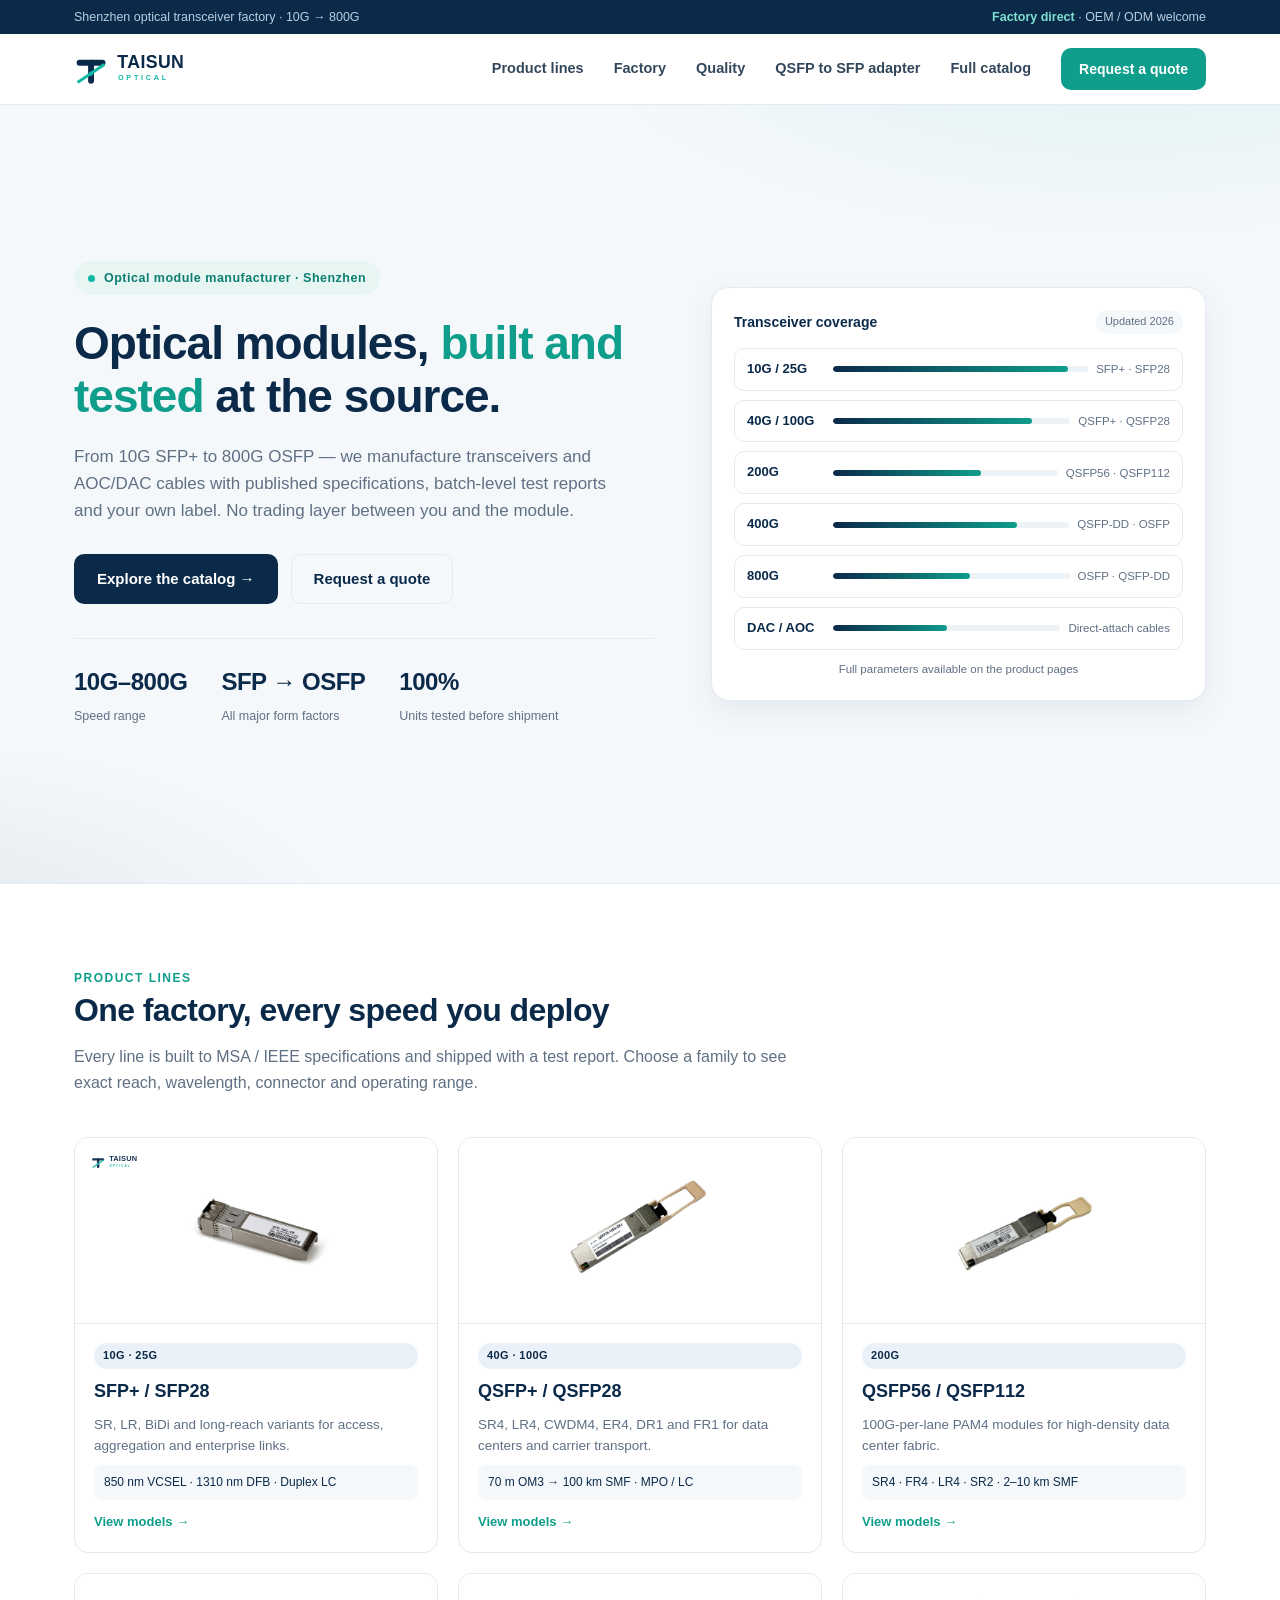
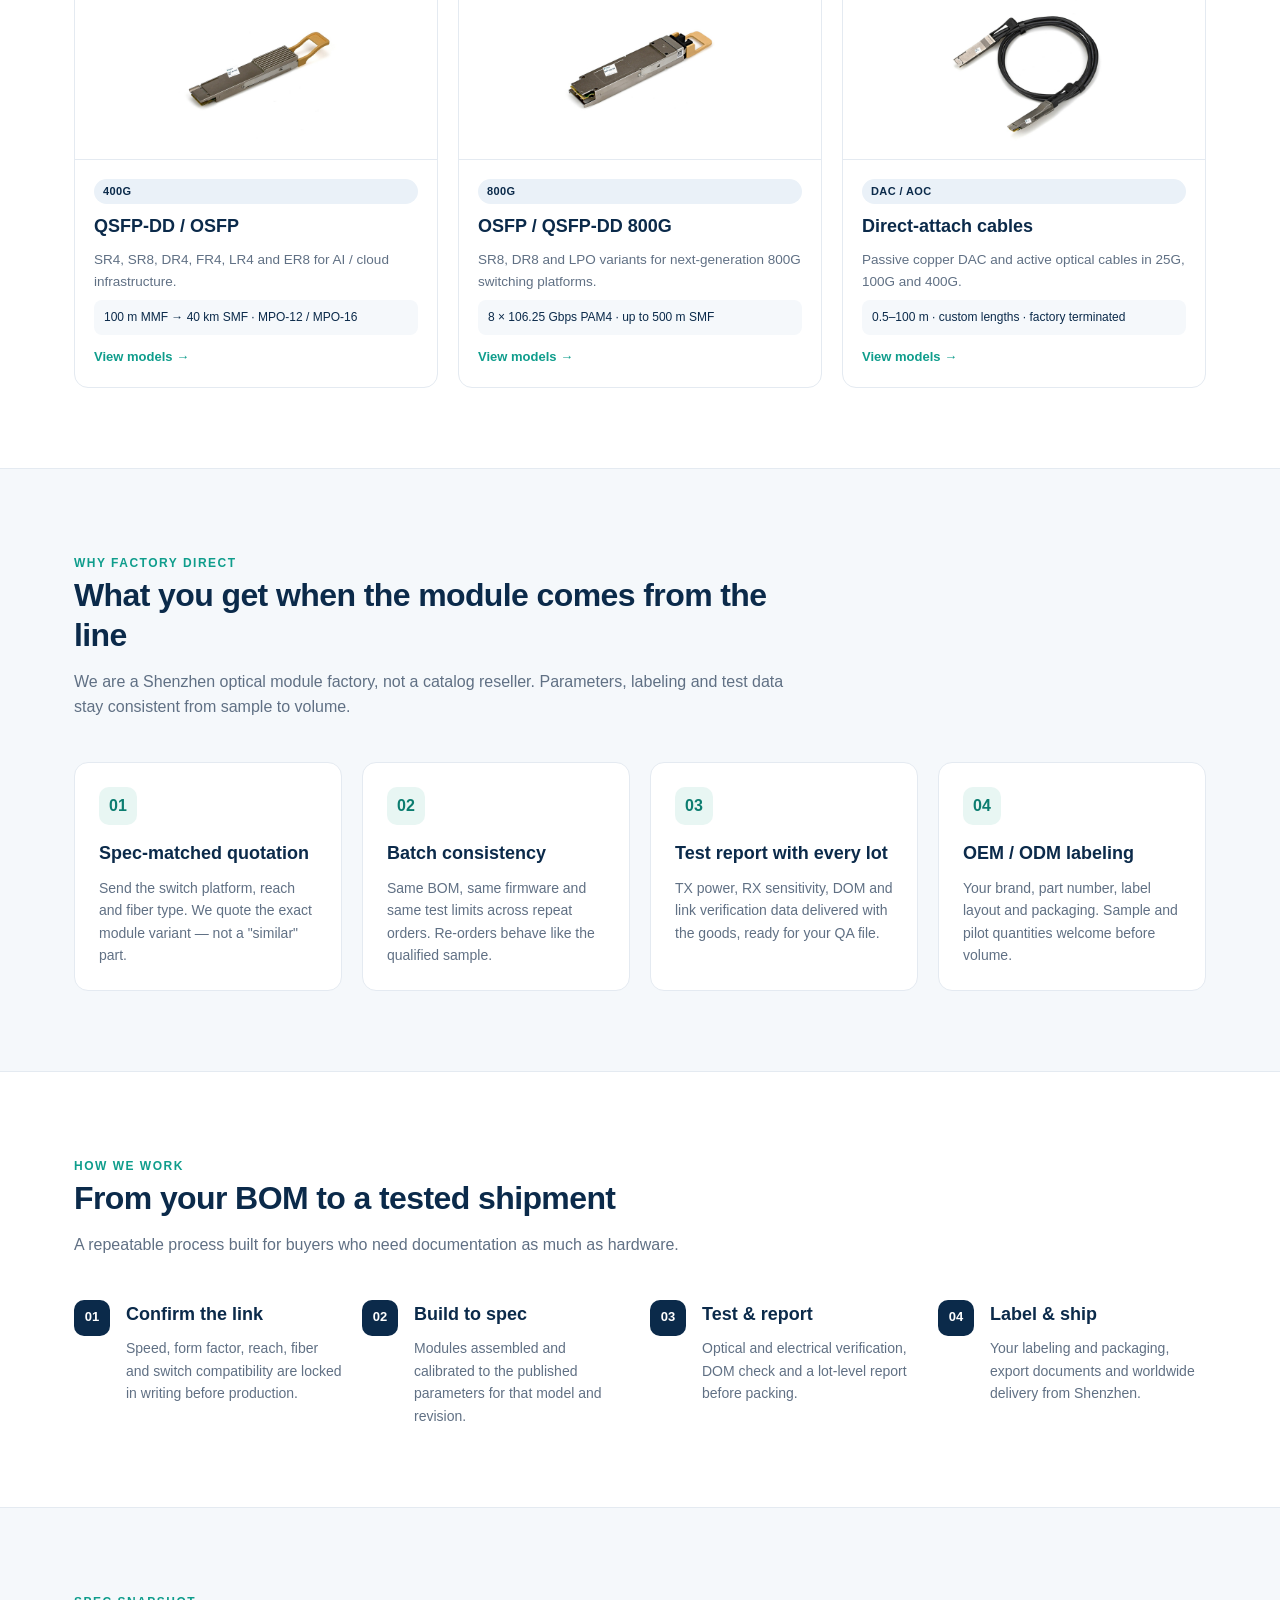
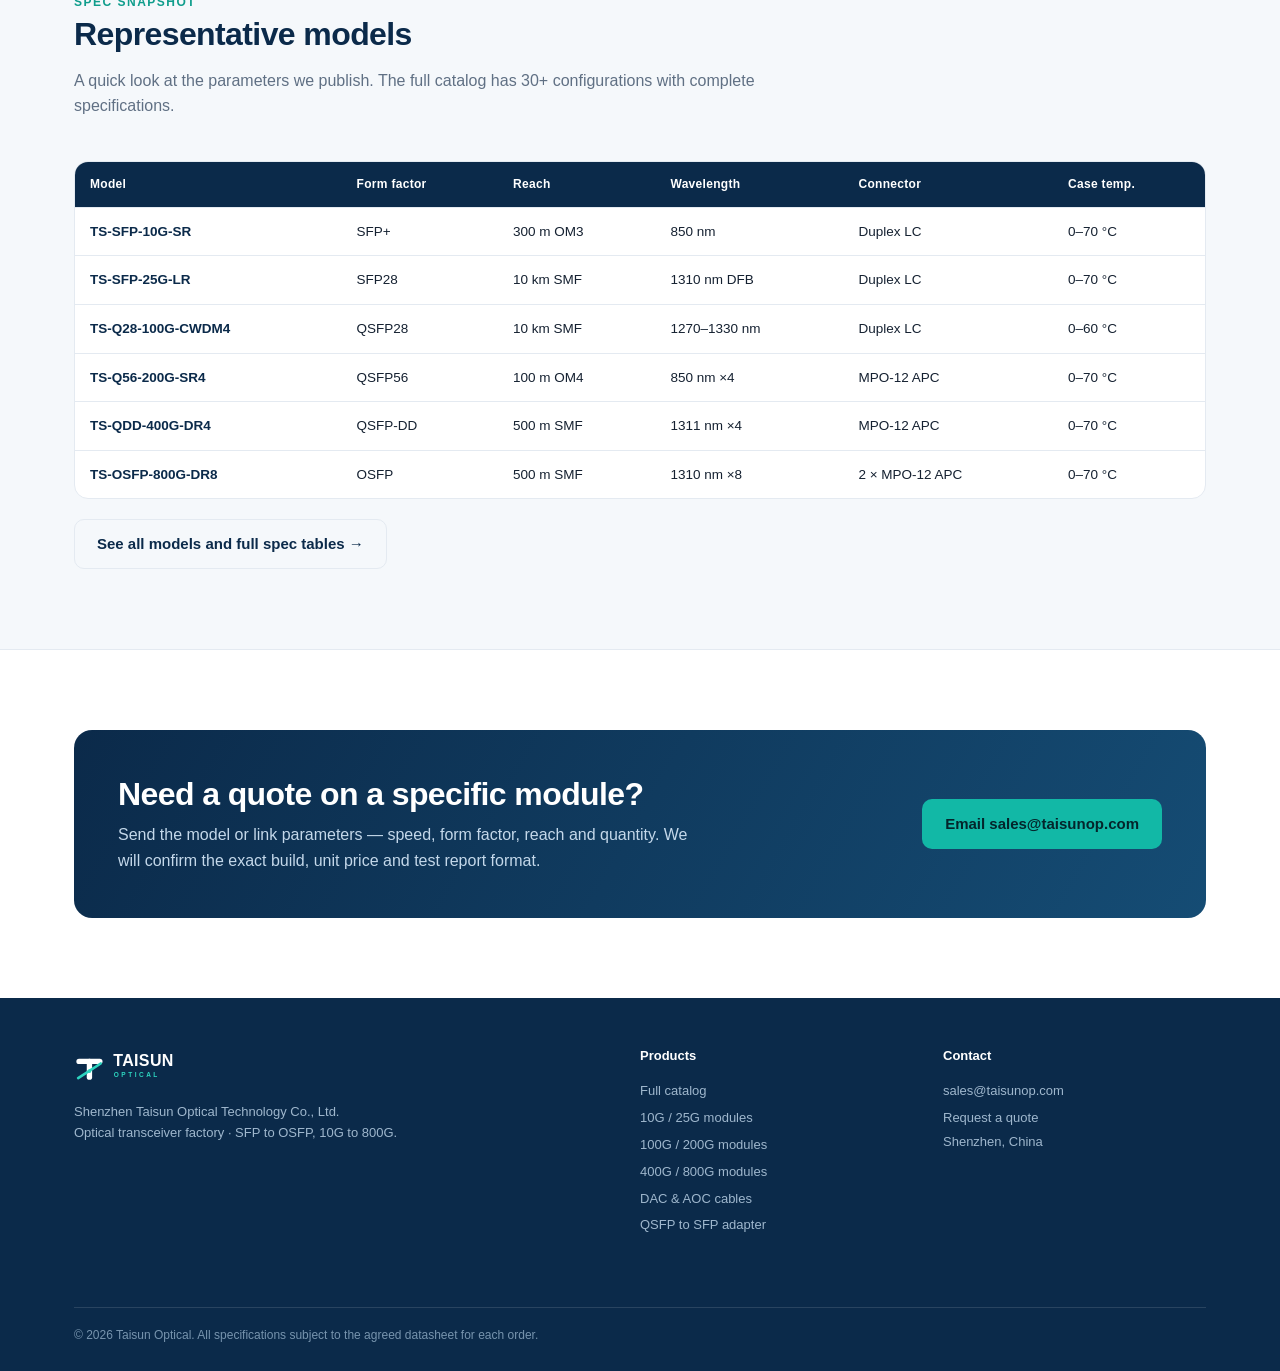
<file: index.html>
<!DOCTYPE html>
<html lang="en">
<head>
<meta charset="UTF-8">
<meta name="viewport" content="width=device-width, initial-scale=1.0">
<title>Taisun Optical | Optical Transceiver Factory — 10G to 800G</title>
<meta name="description" content="Shenzhen-based optical module factory. SFP, SFP28, QSFP28, QSFP56, QSFP-DD and OSFP transceivers from 10G to 800G, plus AOC and DAC cables. Published specifications, batch test reports, OEM labeling.">
<meta name="keywords" content="optical module factory, optical transceiver manufacturer, SFP+ SFP28 QSFP28 QSFP-DD OSFP, 100G 400G 800G transceivers, AOC DAC cables, Shenzhen">
<link rel="icon" type="image/svg+xml" href="assets/logo/favicon.svg">
<link rel="stylesheet" href="assets/style.css">
</head>
<body>
<div class="topbar"><div class="wrap"><span>Shenzhen optical transceiver factory · 10G → 800G</span><span><b>Factory direct</b> · OEM / ODM welcome</span></div></div>
<header class="nav"><div class="wrap">
  <a href="index.html" class="logo" aria-label="Taisun Optical home"><img src="assets/logo/logo.svg" alt="Taisun Optical"></a>
  <nav class="menu" id="menu">
    <a href="#families">Product lines</a>
    <a href="#capability">Factory</a>
    <a href="#quality">Quality</a>
    <a href="qtsa-adapter.html">QSFP to SFP adapter</a>
    <a href="products.html">Full catalog</a>
    <a href="#contact" class="btn teal">Request a quote</a>
  </nav>
  <button class="burger" aria-label="Toggle menu" onclick="document.getElementById('menu').classList.toggle('open')"><span></span><span></span><span></span></button>
</div></header>

<main>
<section class="hero"><div class="wrap">
  <div>
    <span class="eyebrow"><i></i> Optical module manufacturer · Shenzhen</span>
    <h1>Optical modules, <em>built and tested</em> at the source.</h1>
    <p class="lead">From 10G SFP+ to 800G OSFP — we manufacture transceivers and AOC/DAC cables with published specifications, batch-level test reports and your own label. No trading layer between you and the module.</p>
    <div class="cta">
      <a href="products.html" class="btn">Explore the catalog →</a>
      <a href="#contact" class="btn ghost">Request a quote</a>
    </div>
    <div class="metrics">
      <div><b>10G–800G</b><span>Speed range</span></div>
      <div><b>SFP → OSFP</b><span>All major form factors</span></div>
      <div><b>100%</b><span>Units tested before shipment</span></div>
    </div>
  </div>
  <aside class="hero-card" aria-label="Catalog overview">
    <div class="hc-head"><b>Transceiver coverage</b><small>Updated 2026</small></div>
    <div class="hc-row"><span class="k">10G / 25G</span><span class="bar"><i style="width:92%"></i></span><span class="v">SFP+ · SFP28</span></div>
    <div class="hc-row"><span class="k">40G / 100G</span><span class="bar"><i style="width:84%"></i></span><span class="v">QSFP+ · QSFP28</span></div>
    <div class="hc-row"><span class="k">200G</span><span class="bar"><i style="width:66%"></i></span><span class="v">QSFP56 · QSFP112</span></div>
    <div class="hc-row"><span class="k">400G</span><span class="bar"><i style="width:78%"></i></span><span class="v">QSFP-DD · OSFP</span></div>
    <div class="hc-row"><span class="k">800G</span><span class="bar"><i style="width:58%"></i></span><span class="v">OSFP · QSFP-DD</span></div>
    <div class="hc-row"><span class="k">DAC / AOC</span><span class="bar"><i style="width:50%"></i></span><span class="v">Direct-attach cables</span></div>
    <div class="hc-foot">Full parameters available on the product pages</div>
  </aside>
</div></section>

<section id="families"><div class="wrap">
  <div class="sec-head">
    <span class="kicker">Product lines</span>
    <h2>One factory, every speed you deploy</h2>
    <p class="sub">Every line is built to MSA / IEEE specifications and shipped with a test report. Choose a family to see exact reach, wavelength, connector and operating range.</p>
  </div>
  <div class="grid g3">
    <article class="fam"><div class="pic"><img class="card-logo" src="assets/logo/logo.svg" alt="Taisun Optical logo"><img src="assets/images/sfp-10g-sr.jpg" alt="10G SFP+ optical transceiver"></div><div class="body"><span class="tag navy">10G · 25G</span><h3>SFP+ / SFP28</h3><p>SR, LR, BiDi and long-reach variants for access, aggregation and enterprise links.</p><div class="kv">850 nm VCSEL · 1310 nm DFB · Duplex LC</div><a class="more" href="products.html">View models →</a></div></article>
    <article class="fam"><div class="pic"><img src="assets/images/qsfp28-100g-sr4.jpg" alt="100G QSFP28 optical transceiver"></div><div class="body"><span class="tag navy">40G · 100G</span><h3>QSFP+ / QSFP28</h3><p>SR4, LR4, CWDM4, ER4, DR1 and FR1 for data centers and carrier transport.</p><div class="kv">70 m OM3 → 100 km SMF · MPO / LC</div><a class="more" href="products.html">View models →</a></div></article>
    <article class="fam"><div class="pic"><img src="assets/images/qsfp56-200g-sr4.jpg" alt="200G QSFP56 optical transceiver"></div><div class="body"><span class="tag navy">200G</span><h3>QSFP56 / QSFP112</h3><p>100G-per-lane PAM4 modules for high-density data center fabric.</p><div class="kv">SR4 · FR4 · LR4 · SR2 · 2–10 km SMF</div><a class="more" href="products.html">View models →</a></div></article>
    <article class="fam"><div class="pic"><img src="assets/images/qdd-400g-sr8.jpg" alt="400G QSFP-DD optical transceiver"></div><div class="body"><span class="tag navy">400G</span><h3>QSFP-DD / OSFP</h3><p>SR4, SR8, DR4, FR4, LR4 and ER8 for AI / cloud infrastructure.</p><div class="kv">100 m MMF → 40 km SMF · MPO-12 / MPO-16</div><a class="more" href="products.html">View models →</a></div></article>
    <article class="fam"><div class="pic"><img src="assets/images/osfp-800g-sr8.jpg" alt="800G OSFP optical transceiver"></div><div class="body"><span class="tag navy">800G</span><h3>OSFP / QSFP-DD 800G</h3><p>SR8, DR8 and LPO variants for next-generation 800G switching platforms.</p><div class="kv">8 × 106.25 Gbps PAM4 · up to 500 m SMF</div><a class="more" href="products.html">View models →</a></div></article>
    <article class="fam"><div class="pic"><img src="assets/images/qsfp28-dac.jpg" alt="QSFP28 DAC copper cable"></div><div class="body"><span class="tag navy">DAC / AOC</span><h3>Direct-attach cables</h3><p>Passive copper DAC and active optical cables in 25G, 100G and 400G.</p><div class="kv">0.5–100 m · custom lengths · factory terminated</div><a class="more" href="products.html">View models →</a></div></article>
  </div>
</div></section>

<section class="soft" id="capability"><div class="wrap">
  <div class="sec-head"><span class="kicker">Why factory direct</span><h2>What you get when the module comes from the line</h2><p class="sub">We are a Shenzhen optical module factory, not a catalog reseller. Parameters, labeling and test data stay consistent from sample to volume.</p></div>
  <div class="grid g4">
    <div class="feature"><div class="ico">01</div><h3>Spec-matched quotation</h3><p>Send the switch platform, reach and fiber type. We quote the exact module variant — not a "similar" part.</p></div>
    <div class="feature"><div class="ico">02</div><h3>Batch consistency</h3><p>Same BOM, same firmware and same test limits across repeat orders. Re-orders behave like the qualified sample.</p></div>
    <div class="feature"><div class="ico">03</div><h3>Test report with every lot</h3><p>TX power, RX sensitivity, DOM and link verification data delivered with the goods, ready for your QA file.</p></div>
    <div class="feature"><div class="ico">04</div><h3>OEM / ODM labeling</h3><p>Your brand, part number, label layout and packaging. Sample and pilot quantities welcome before volume.</p></div>
  </div>
</div></section>

<section id="quality"><div class="wrap">
  <div class="sec-head"><span class="kicker">How we work</span><h2>From your BOM to a tested shipment</h2><p class="sub">A repeatable process built for buyers who need documentation as much as hardware.</p></div>
  <div class="grid g4">
    <div class="step"><span class="num">01</span><h3>Confirm the link</h3><p>Speed, form factor, reach, fiber and switch compatibility are locked in writing before production.</p></div>
    <div class="step"><span class="num">02</span><h3>Build to spec</h3><p>Modules assembled and calibrated to the published parameters for that model and revision.</p></div>
    <div class="step"><span class="num">03</span><h3>Test &amp; report</h3><p>Optical and electrical verification, DOM check and a lot-level report before packing.</p></div>
    <div class="step"><span class="num">04</span><h3>Label &amp; ship</h3><p>Your labeling and packaging, export documents and worldwide delivery from Shenzhen.</p></div>
  </div>
</div></section>

<section class="soft"><div class="wrap">
  <div class="sec-head"><span class="kicker">Spec snapshot</span><h2>Representative models</h2><p class="sub">A quick look at the parameters we publish. The full catalog has 30+ configurations with complete specifications.</p></div>
  <div class="tbl-wrap"><table>
    <thead><tr><th>Model</th><th>Form factor</th><th>Reach</th><th>Wavelength</th><th>Connector</th><th>Case temp.</th></tr></thead>
    <tbody>
      <tr><td>TS-SFP-10G-SR</td><td>SFP+</td><td>300 m OM3</td><td>850 nm</td><td>Duplex LC</td><td>0–70 °C</td></tr>
      <tr><td>TS-SFP-25G-LR</td><td>SFP28</td><td>10 km SMF</td><td>1310 nm DFB</td><td>Duplex LC</td><td>0–70 °C</td></tr>
      <tr><td>TS-Q28-100G-CWDM4</td><td>QSFP28</td><td>10 km SMF</td><td>1270–1330 nm</td><td>Duplex LC</td><td>0–60 °C</td></tr>
      <tr><td>TS-Q56-200G-SR4</td><td>QSFP56</td><td>100 m OM4</td><td>850 nm ×4</td><td>MPO-12 APC</td><td>0–70 °C</td></tr>
      <tr><td>TS-QDD-400G-DR4</td><td>QSFP-DD</td><td>500 m SMF</td><td>1311 nm ×4</td><td>MPO-12 APC</td><td>0–70 °C</td></tr>
      <tr><td>TS-OSFP-800G-DR8</td><td>OSFP</td><td>500 m SMF</td><td>1310 nm ×8</td><td>2 × MPO-12 APC</td><td>0–70 °C</td></tr>
    </tbody>
  </table></div>
  <p style="margin-top:20px"><a href="products.html" class="btn ghost">See all models and full spec tables →</a></p>
</div></section>

<section id="contact"><div class="wrap"><div class="cta-band">
  <div><h2>Need a quote on a specific module?</h2><p>Send the model or link parameters — speed, form factor, reach and quantity. We will confirm the exact build, unit price and test report format.</p></div>
  <a class="btn" href="mailto:sales@taisunop.com?subject=Optical%20module%20quotation%20request">Email sales@taisunop.com</a>
</div></div></section>
</main>

<footer><div class="wrap">
  <div><img src="assets/logo/logo-light.svg" alt="Taisun Optical"><p>Shenzhen Taisun Optical Technology Co., Ltd.<br>Optical transceiver factory · SFP to OSFP, 10G to 800G.</p></div>
  <div><h5>Products</h5><a href="products.html">Full catalog</a><a href="products.html">10G / 25G modules</a><a href="products.html">100G / 200G modules</a><a href="products.html">400G / 800G modules</a><a href="products.html">DAC &amp; AOC cables</a><a href="qtsa-adapter.html">QSFP to SFP adapter</a></div>
  <div><h5>Contact</h5><a href="mailto:sales@taisunop.com">sales@taisunop.com</a><a href="products.html">Request a quote</a><span>Shenzhen, China</span></div>
  <div class="bottom" style="grid-column:1/-1">© 2026 Taisun Optical. All specifications subject to the agreed datasheet for each order.</div>
</div></footer>
</body>
</html>
</file>
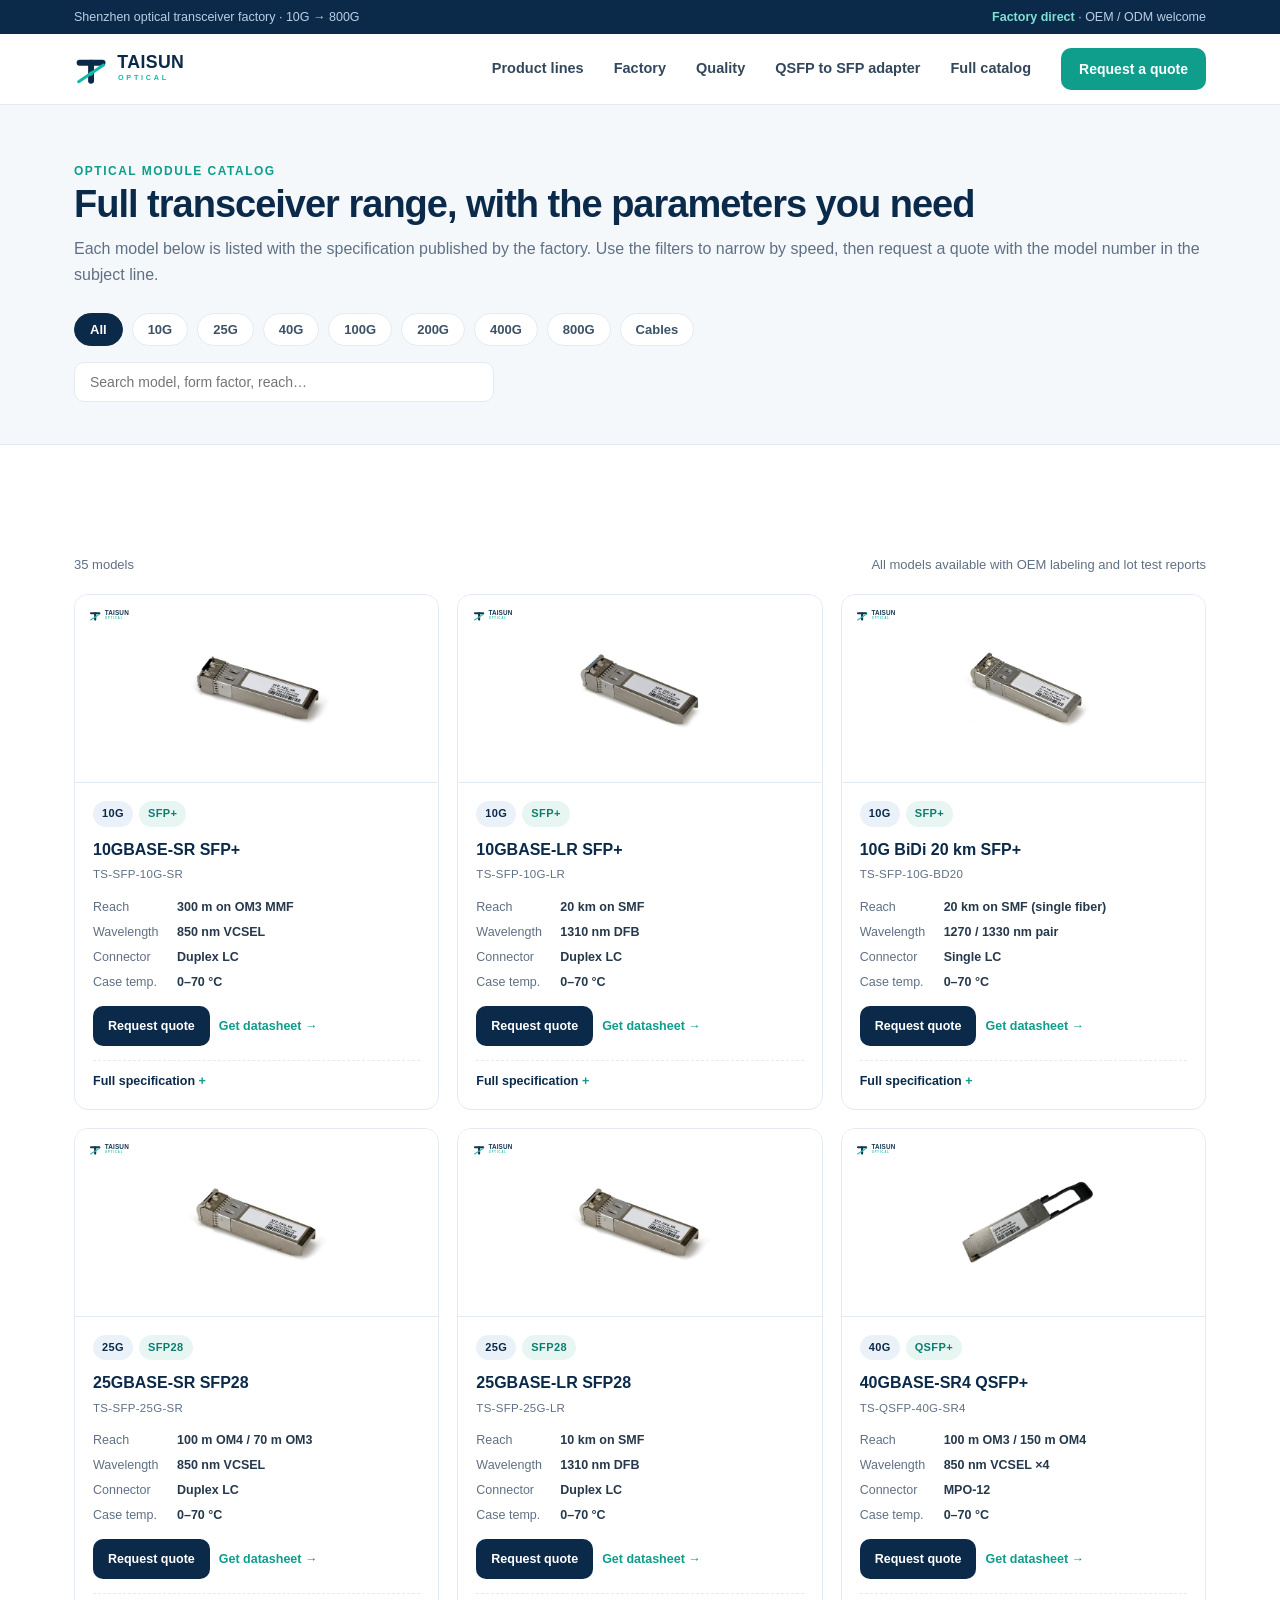
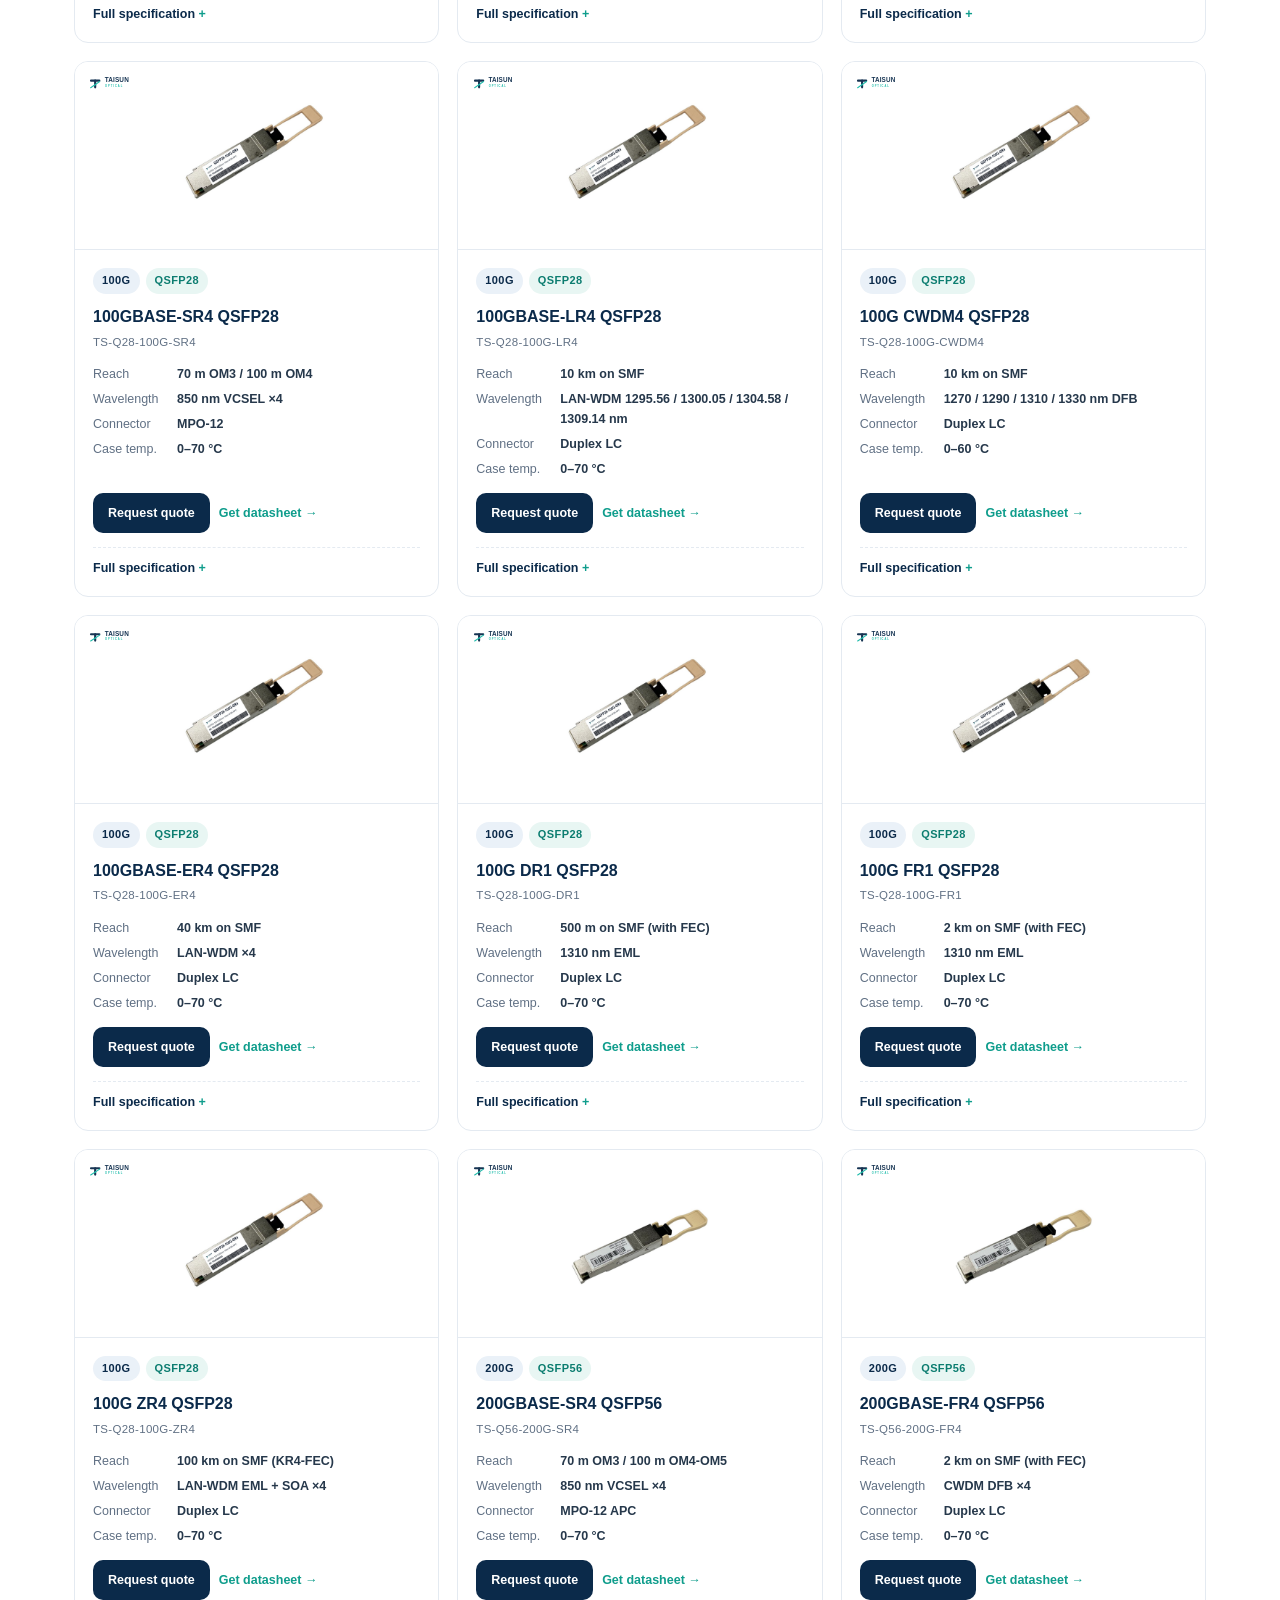
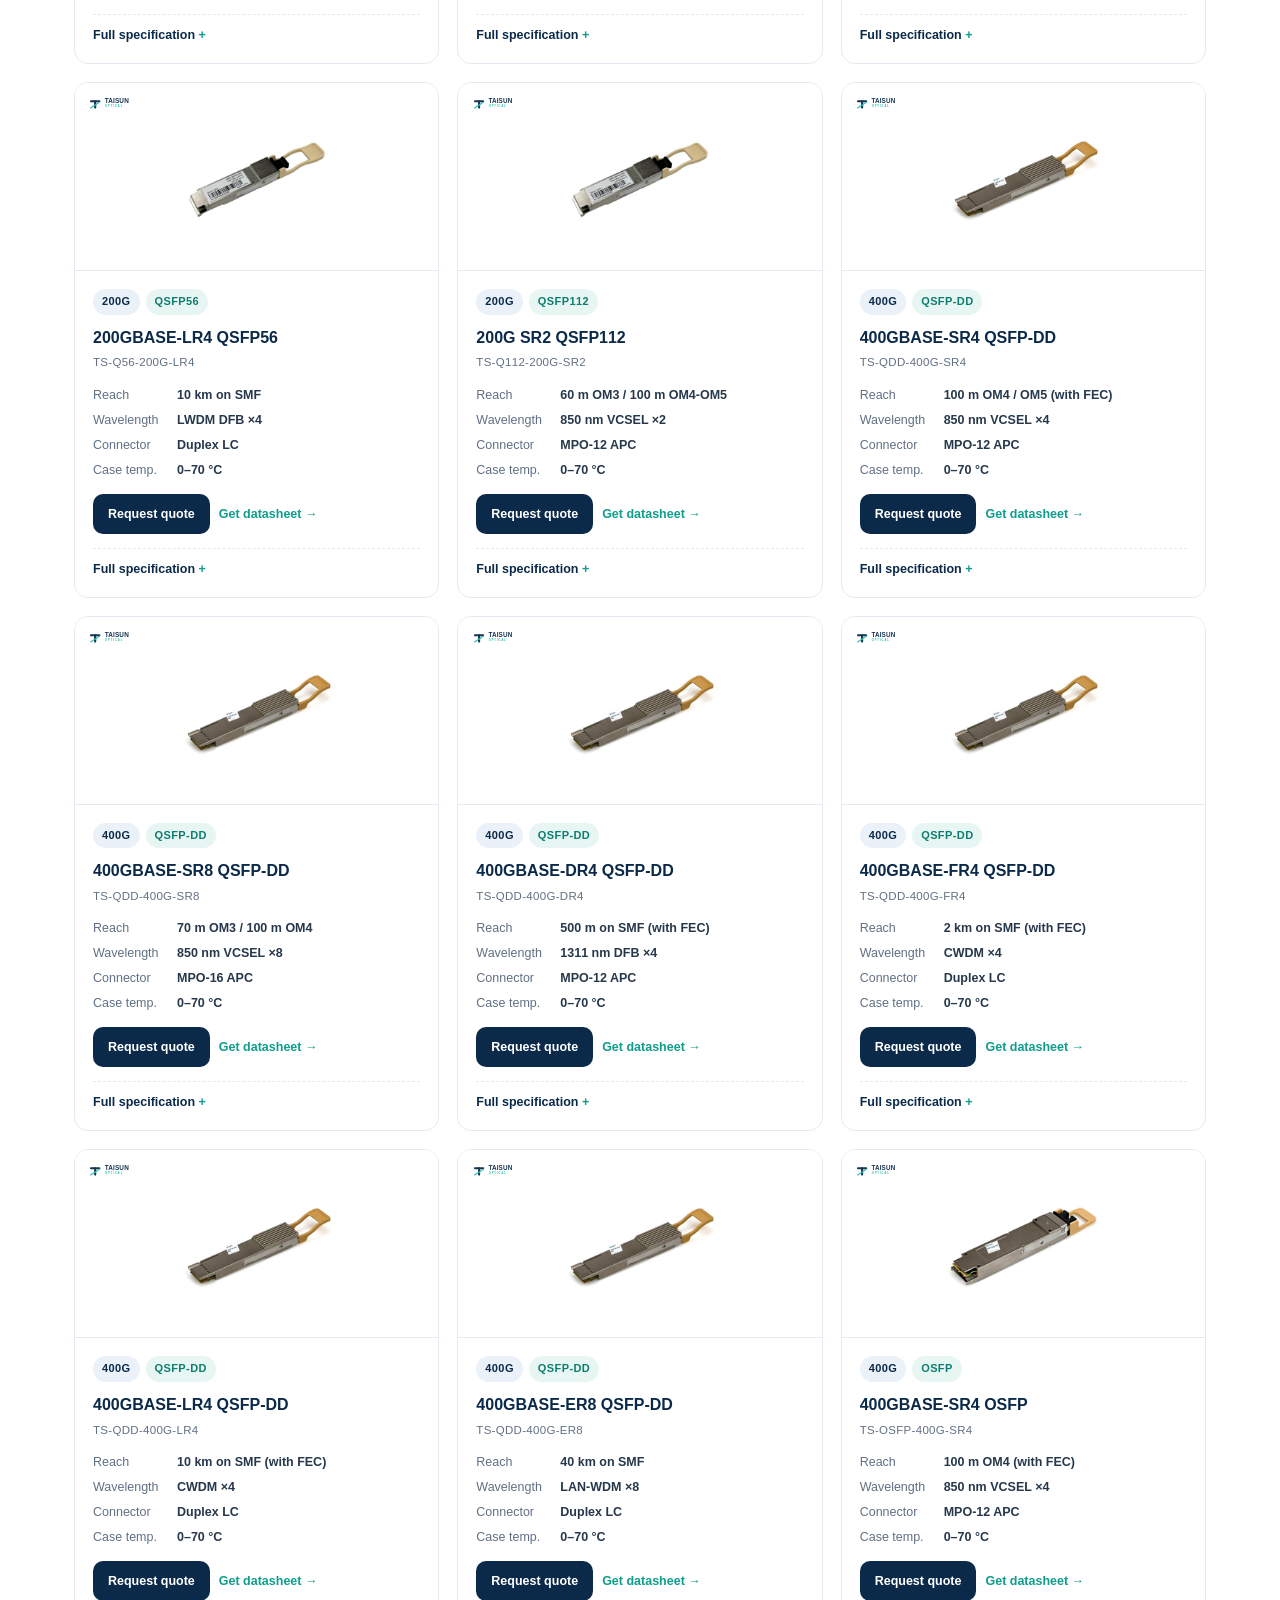
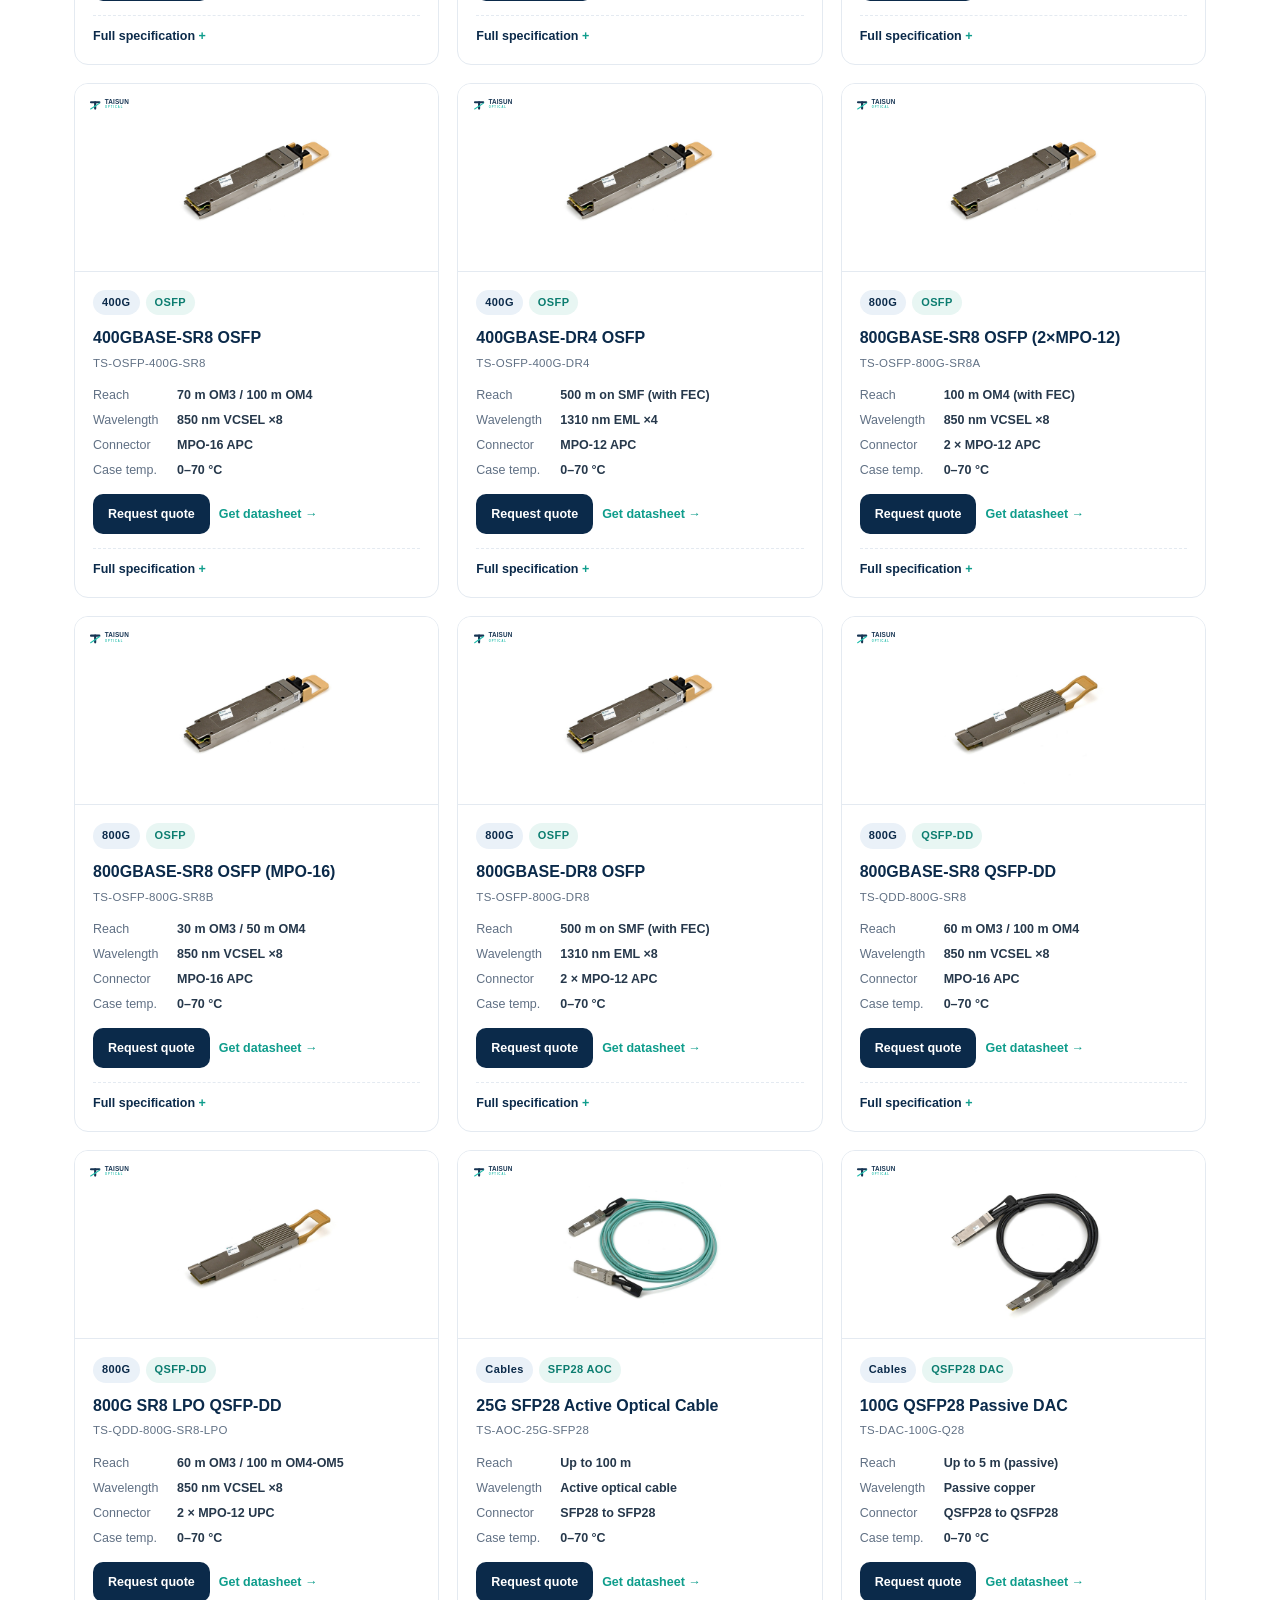
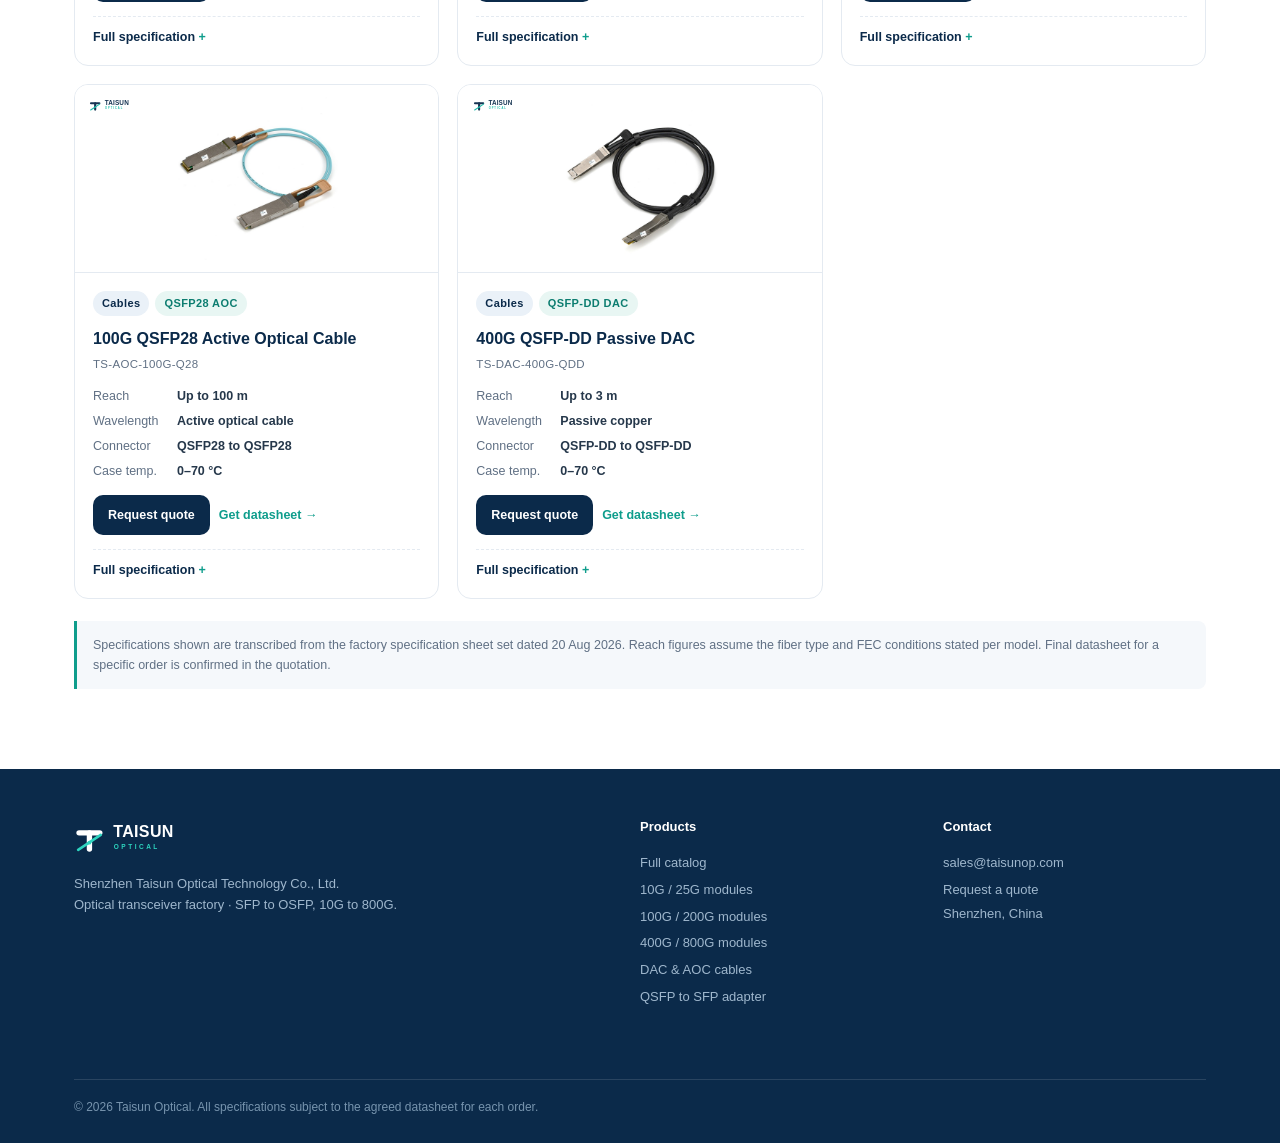
<file: products.html>
<!DOCTYPE html>
<html lang="en">
<head>
<meta charset="UTF-8">
<meta name="viewport" content="width=device-width, initial-scale=1.0">
<title>Optical Transceiver Catalog 10G–800G | Taisun Optical</title>
<meta name="description" content="Browse Taisun Optical's full catalog: 10G, 25G, 40G, 100G, 200G, 400G and 800G transceivers plus DAC and AOC cables. Exact reach, wavelength, connector and operating temperature for every model.">
<link rel="icon" type="image/svg+xml" href="assets/logo/favicon.svg">
<link rel="stylesheet" href="assets/style.css">
</head>
<body>
<div class="topbar"><div class="wrap"><span>Shenzhen optical transceiver factory · 10G → 800G</span><span><b>Factory direct</b> · OEM / ODM welcome</span></div></div>
<header class="nav"><div class="wrap">
  <a href="index.html" class="logo"><img src="assets/logo/logo.svg" alt="Taisun Optical"></a>
  <nav class="menu" id="menu">
    <a href="index.html#families">Product lines</a>
    <a href="index.html#capability">Factory</a>
    <a href="index.html#quality">Quality</a>
    <a href="qtsa-adapter.html">QSFP to SFP adapter</a>
    <a href="products.html">Full catalog</a>
    <a href="mailto:sales@taisunop.com?subject=Optical%20module%20quotation%20request" class="btn teal">Request a quote</a>
  </nav>
  <button class="burger" aria-label="Toggle menu" onclick="document.getElementById('menu').classList.toggle('open')"><span></span><span></span><span></span></button>
</div></header>

<section class="page-hero"><div class="wrap">
  <span class="kicker">Optical module catalog</span>
  <h1>Full transceiver range, with the parameters you need</h1>
  <p class="sub">Each model below is listed with the specification published by the factory. Use the filters to narrow by speed, then request a quote with the model number in the subject line.</p>
  <div class="filters" id="filters"></div>
  <input class="search" id="search" type="search" placeholder="Search model, form factor, reach…" aria-label="Search catalog">
</div></section>

<section><div class="wrap">
  <div class="result-line"><span id="count"></span><span>All models available with OEM labeling and lot test reports</span></div>
  <div class="prod-grid" id="grid"></div>
  <div class="note">Specifications shown are transcribed from the factory specification sheet set dated 20 Aug 2026. Reach figures assume the fiber type and FEC conditions stated per model. Final datasheet for a specific order is confirmed in the quotation.</div>
</div></section>

<footer><div class="wrap">
  <div><img src="assets/logo/logo-light.svg" alt="Taisun Optical"><p>Shenzhen Taisun Optical Technology Co., Ltd.<br>Optical transceiver factory · SFP to OSFP, 10G to 800G.</p></div>
  <div><h5>Products</h5><a href="products.html">Full catalog</a><a href="index.html#families">10G / 25G modules</a><a href="index.html#families">100G / 200G modules</a><a href="index.html#families">400G / 800G modules</a><a href="index.html#families">DAC &amp; AOC cables</a><a href="qtsa-adapter.html">QSFP to SFP adapter</a></div>
  <div><h5>Contact</h5><a href="mailto:sales@taisunop.com">sales@taisunop.com</a><a href="mailto:sales@taisunop.com?subject=Optical%20module%20quotation%20request">Request a quote</a><span>Shenzhen, China</span></div>
  <div class="bottom" style="grid-column:1/-1">© 2026 Taisun Optical. All specifications subject to the agreed datasheet for each order.</div>
</div></footer>

<script src="assets/products.js"></script>
<script>
const grid=document.getElementById('grid');
const filters=document.getElementById('filters');
const search=document.getElementById('search');
const count=document.getElementById('count');
let active='All';

CATS.forEach(c=>{
  const b=document.createElement('button');
  b.className='chip'+(c==='All'?' on':'');
  b.textContent=c;
  b.onclick=()=>{active=c;[...filters.children].forEach(x=>x.classList.toggle('on',x===b));render()};
  filters.appendChild(b);
});

function quoteLink(p){
  const subject=encodeURIComponent('Quotation request - '+p.model+' ('+p.name+')');
  const body=encodeURIComponent('Hello,\n\nPlease quote '+p.model+' / '+p.name+'.\n\nQuantity: \nSwitch/platform: \nRequired reach: \nTarget delivery: \n\nThank you.');
  return 'mailto:sales@taisunop.com?subject='+subject+'&body='+body;
}

function card(p){
  return `<article class="card">
    <div class="pic"><img class="card-logo" src="assets/logo/logo.svg" alt="Taisun Optical logo"><img src="assets/images/${p.img}" alt="${p.name}" loading="lazy"></div>
    <div class="body">
      <div class="badges"><span class="tag navy">${p.cat}</span><span class="tag">${p.form}</span></div>
      <h3>${p.name}</h3><div class="model">${p.model}</div>
      <dl class="spec">
        <dt>Reach</dt><dd>${p.reach}</dd>
        <dt>Wavelength</dt><dd>${p.wave}</dd>
        <dt>Connector</dt><dd>${p.conn}</dd>
        <dt>Case temp.</dt><dd>${p.temp}</dd>
      </dl>
      <div class="actions"><a class="btn" href="${quoteLink(p)}">Request quote</a><a href="${quoteLink(p)}">Get datasheet →</a></div>
      <details><summary>Full specification</summary>
        <table><tbody>
          <tr><th>Model</th><td>${p.model}</td></tr>
          <tr><th>Form factor</th><td>${p.form}</td></tr>
          <tr><th>Line rate</th><td>${p.cat==='Cables'?'See cable spec':p.cat+' aggregate'}</td></tr>
          <tr><th>Reach</th><td>${p.reach}</td></tr>
          <tr><th>Wavelength / medium</th><td>${p.wave}</td></tr>
          <tr><th>Connector</th><td>${p.conn}</td></tr>
          <tr><th>Case temperature</th><td>${p.temp}</td></tr>
          <tr><th>Power</th><td>${p.power}</td></tr>
          <tr><th>Standards</th><td>${p.std}</td></tr>
          <tr><th>Note</th><td>${p.note}</td></tr>
        </tbody></table>
      </details>
    </div>
  </article>`;
}

function render(){
  const q=search.value.trim().toLowerCase();
  const list=PRODUCTS.filter(p=>(active==='All'||p.cat===active)&&(!q||[p.name,p.model,p.form,p.reach,p.wave,p.conn,p.std].join(' ').toLowerCase().includes(q)));
  count.textContent=list.length+' model'+(list.length===1?'':'s')+(active==='All'?'':' in '+active);
  grid.innerHTML=list.length?list.map(card).join(''):'<div class="empty">No matching model. Try a different speed or keyword.</div>';
}
search.addEventListener('input',render);
render();
</script>
</body>
</html>
</file>
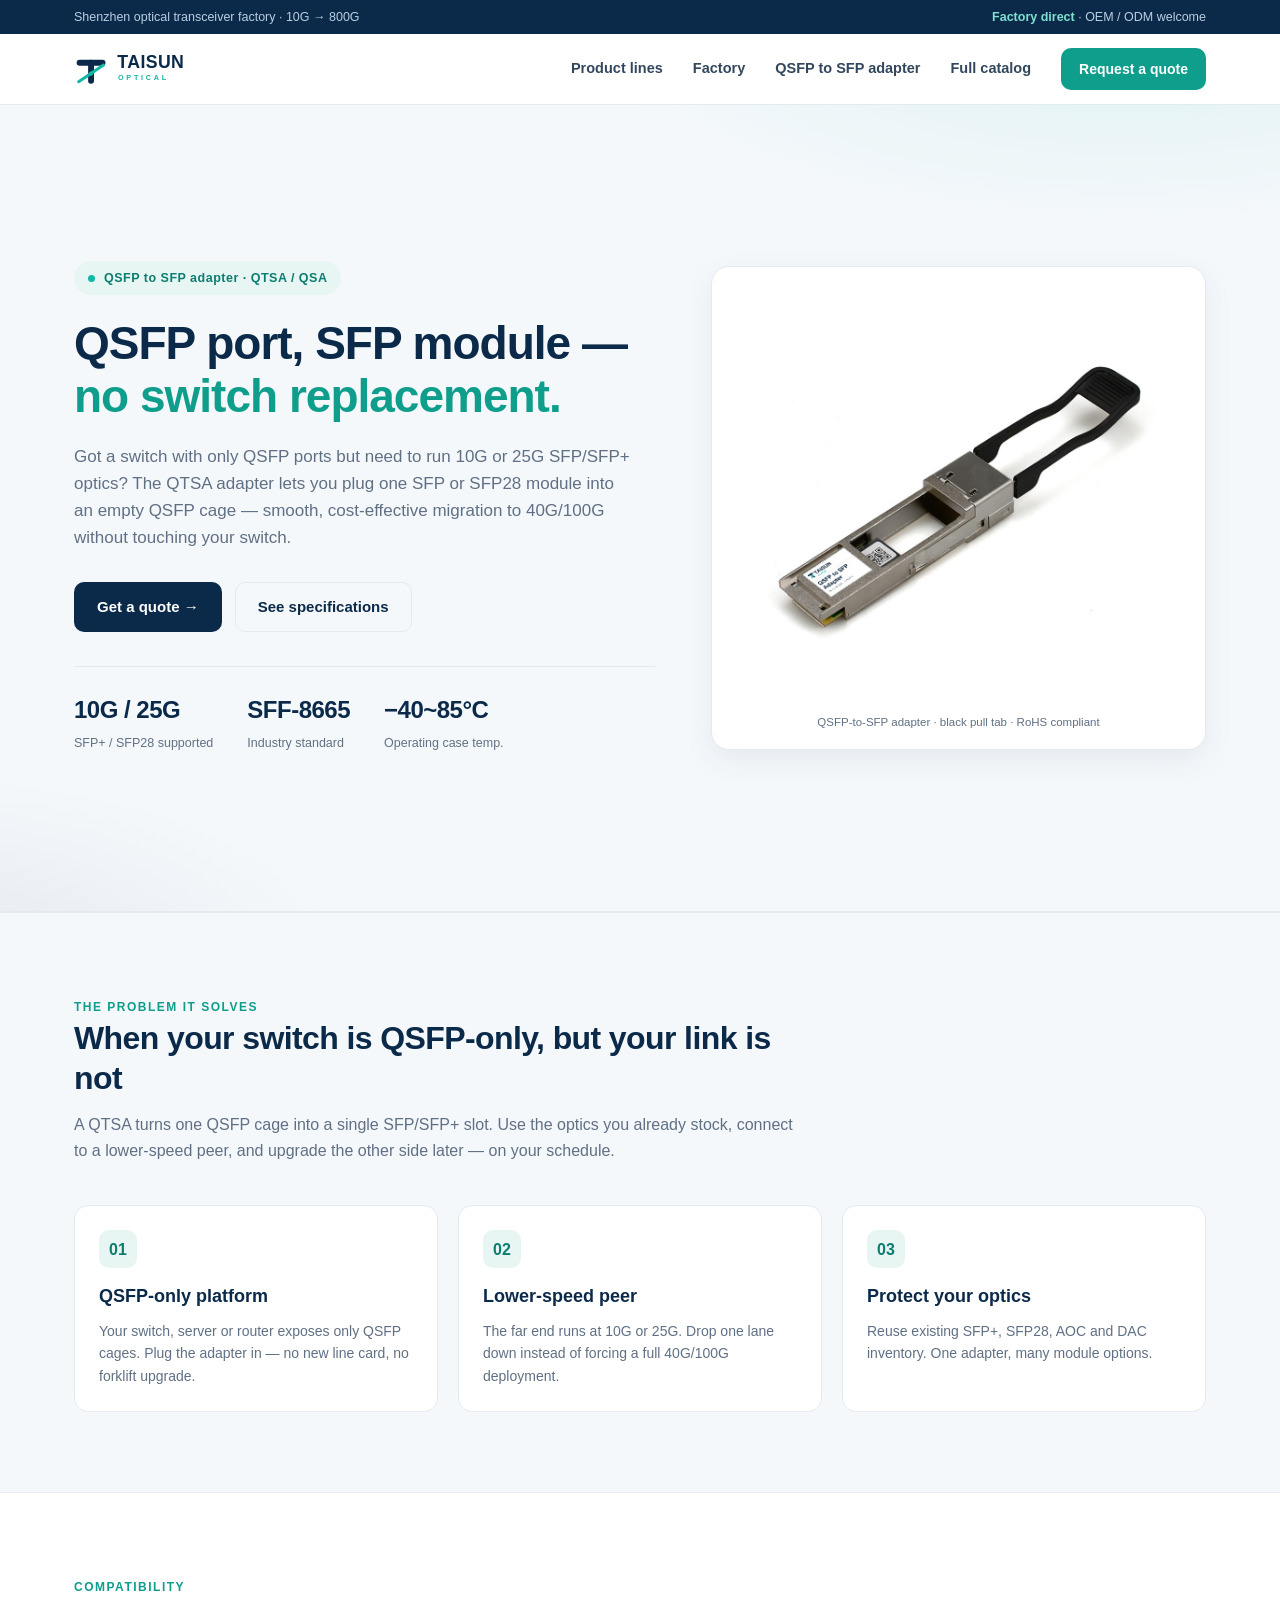
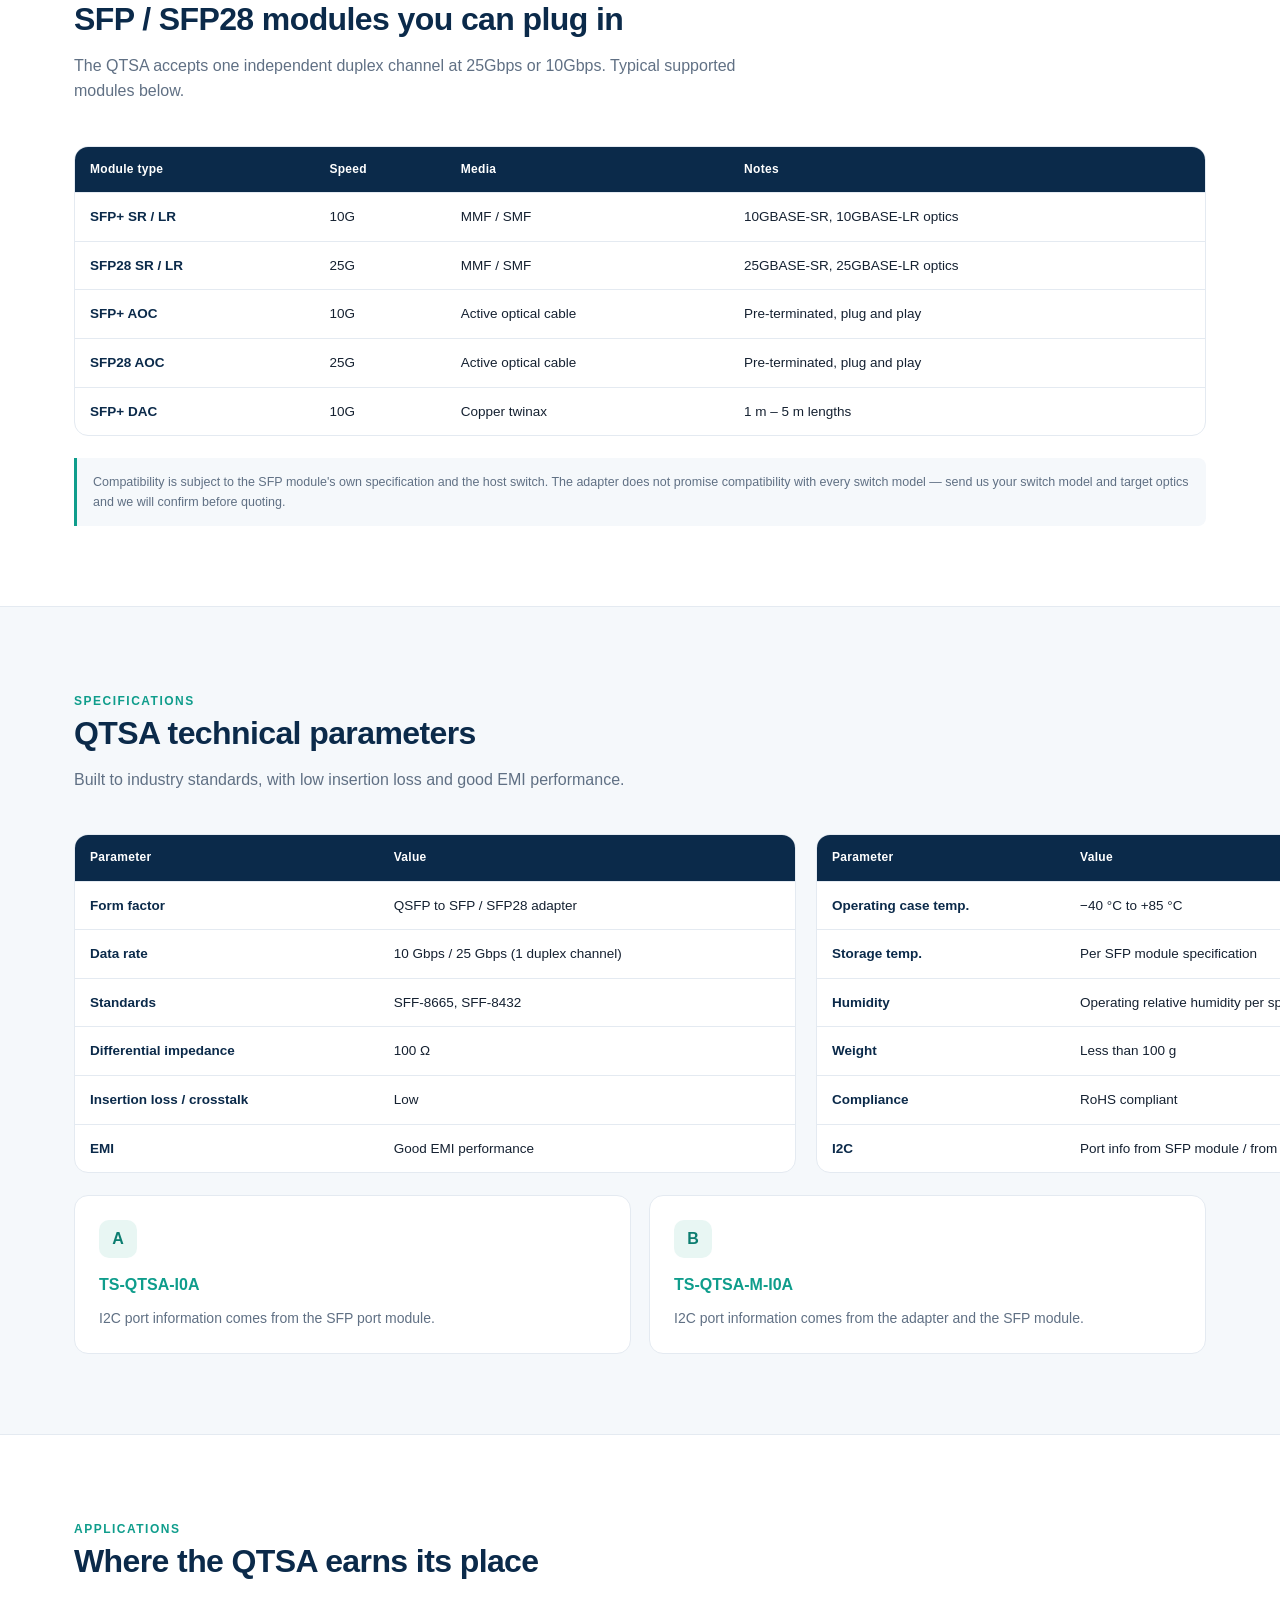
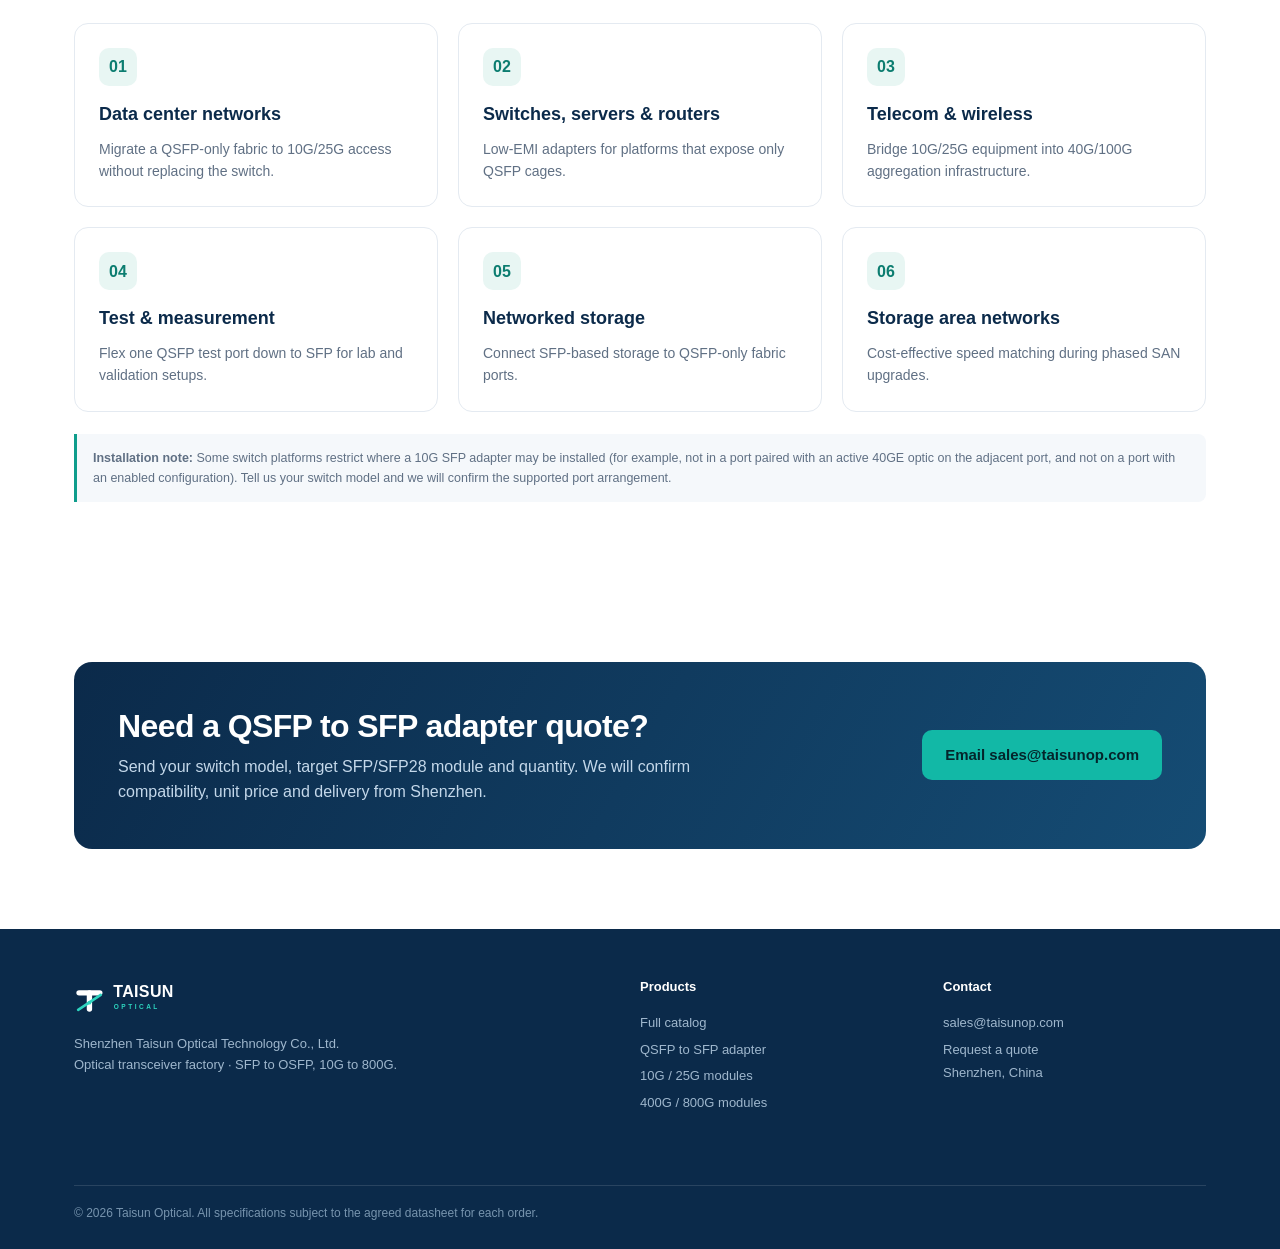
<file: qtsa-adapter.html>
<!DOCTYPE html>
<html lang="en">
<head>
<meta charset="UTF-8">
<meta name="viewport" content="width=device-width, initial-scale=1.0">
<title>QSFP to SFP Adapter (QTSA) — Use 10G/25G SFP in a QSFP Port | Taisun Optical</title>
<meta name="description" content="QSFP to SFP adapter (QTSA/QSA) lets a 40G/100G QSFP-only port accept 10G or 25G SFP+/SFP28 modules. SFF-8665/SFF-8432 compliant, -40 to 85C, no switch replacement. Factory direct from Shenzhen.">
<meta name="keywords" content="QSFP to SFP adapter, QTSA, QSA module, QSFP to SFP+ adapter, use SFP in QSFP port, 40G to 10G adapter, 100G to 25G, QSFP port downgrade, SFP28 adapter, optical transceiver factory">
<link rel="icon" type="image/svg+xml" href="assets/logo/favicon.svg">
<link rel="stylesheet" href="assets/style.css">
</head>
<body>
<div class="topbar"><div class="wrap"><span>Shenzhen optical transceiver factory · 10G → 800G</span><span><b>Factory direct</b> · OEM / ODM welcome</span></div></div>
<header class="nav"><div class="wrap">
  <a href="index.html" class="logo" aria-label="Taisun Optical home"><img src="assets/logo/logo.svg" alt="Taisun Optical"></a>
  <nav class="menu" id="menu">
    <a href="index.html#families">Product lines</a>
    <a href="index.html#capability">Factory</a>
    <a href="qtsa-adapter.html">QSFP to SFP adapter</a>
    <a href="products.html">Full catalog</a>
    <a href="#contact" class="btn teal">Request a quote</a>
  </nav>
  <button class="burger" aria-label="Toggle menu" onclick="document.getElementById('menu').classList.toggle('open')"><span></span><span></span><span></span></button>
</div></header>

<main>
<!-- Hero: pain-point headline -->
<section class="hero qtsa-hero"><div class="wrap">
  <div>
    <span class="eyebrow"><i></i> QSFP to SFP adapter · QTSA / QSA</span>
    <h1>QSFP port, SFP module — <em>no switch replacement.</em></h1>
    <p class="lead">Got a switch with only QSFP ports but need to run 10G or 25G SFP/SFP+ optics? The QTSA adapter lets you plug one SFP or SFP28 module into an empty QSFP cage — smooth, cost-effective migration to 40G/100G without touching your switch.</p>
    <div class="cta">
      <a href="#contact" class="btn">Get a quote →</a>
      <a href="#specs" class="btn ghost">See specifications</a>
    </div>
    <div class="metrics">
      <div><b>10G / 25G</b><span>SFP+ / SFP28 supported</span></div>
      <div><b>SFF-8665</b><span>Industry standard</span></div>
      <div><b>−40~85°C</b><span>Operating case temp.</span></div>
    </div>
  </div>
  <aside class="hero-pic" aria-label="QSFP to SFP adapter product photo">
    <img src="assets/images/qtsa-adapter.jpg" alt="QSFP to SFP adapter QTSA module with black pull tab">
    <div class="hc-foot">QSFP-to-SFP adapter · black pull tab · RoHS compliant</div>
  </aside>
</div></section>

<!-- What it solves -->
<section class="soft"><div class="wrap">
  <div class="sec-head">
    <span class="kicker">The problem it solves</span>
    <h2>When your switch is QSFP-only, but your link is not</h2>
    <p class="sub">A QTSA turns one QSFP cage into a single SFP/SFP+ slot. Use the optics you already stock, connect to a lower-speed peer, and upgrade the other side later — on your schedule.</p>
  </div>
  <div class="grid g3">
    <div class="feature"><div class="ico">01</div><h3>QSFP-only platform</h3><p>Your switch, server or router exposes only QSFP cages. Plug the adapter in — no new line card, no forklift upgrade.</p></div>
    <div class="feature"><div class="ico">02</div><h3>Lower-speed peer</h3><p>The far end runs at 10G or 25G. Drop one lane down instead of forcing a full 40G/100G deployment.</p></div>
    <div class="feature"><div class="ico">03</div><h3>Protect your optics</h3><p>Reuse existing SFP+, SFP28, AOC and DAC inventory. One adapter, many module options.</p></div>
  </div>
</div></section>

<!-- Supported modules -->
<section><div class="wrap">
  <div class="sec-head">
    <span class="kicker">Compatibility</span>
    <h2>SFP / SFP28 modules you can plug in</h2>
    <p class="sub">The QTSA accepts one independent duplex channel at 25Gbps or 10Gbps. Typical supported modules below.</p>
  </div>
  <div class="tbl-wrap"><table>
    <thead><tr><th>Module type</th><th>Speed</th><th>Media</th><th>Notes</th></tr></thead>
    <tbody>
      <tr><td>SFP+ SR / LR</td><td>10G</td><td>MMF / SMF</td><td>10GBASE-SR, 10GBASE-LR optics</td></tr>
      <tr><td>SFP28 SR / LR</td><td>25G</td><td>MMF / SMF</td><td>25GBASE-SR, 25GBASE-LR optics</td></tr>
      <tr><td>SFP+ AOC</td><td>10G</td><td>Active optical cable</td><td>Pre-terminated, plug and play</td></tr>
      <tr><td>SFP28 AOC</td><td>25G</td><td>Active optical cable</td><td>Pre-terminated, plug and play</td></tr>
      <tr><td>SFP+ DAC</td><td>10G</td><td>Copper twinax</td><td>1 m – 5 m lengths</td></tr>
    </tbody>
  </table></div>
  <p class="note">Compatibility is subject to the SFP module's own specification and the host switch. The adapter does not promise compatibility with every switch model — send us your switch model and target optics and we will confirm before quoting.</p>
</div></section>

<!-- Specs -->
<section class="soft" id="specs"><div class="wrap">
  <div class="sec-head">
    <span class="kicker">Specifications</span>
    <h2>QTSA technical parameters</h2>
    <p class="sub">Built to industry standards, with low insertion loss and good EMI performance.</p>
  </div>
  <div class="grid g2">
    <div>
      <div class="tbl-wrap"><table>
        <thead><tr><th>Parameter</th><th>Value</th></tr></thead>
        <tbody>
          <tr><td>Form factor</td><td>QSFP to SFP / SFP28 adapter</td></tr>
          <tr><td>Data rate</td><td>10 Gbps / 25 Gbps (1 duplex channel)</td></tr>
          <tr><td>Standards</td><td>SFF-8665, SFF-8432</td></tr>
          <tr><td>Differential impedance</td><td>100 Ω</td></tr>
          <tr><td>Insertion loss / crosstalk</td><td>Low</td></tr>
          <tr><td>EMI</td><td>Good EMI performance</td></tr>
        </tbody>
      </table></div>
    </div>
    <div>
      <div class="tbl-wrap"><table>
        <thead><tr><th>Parameter</th><th>Value</th></tr></thead>
        <tbody>
          <tr><td>Operating case temp.</td><td>−40 °C to +85 °C</td></tr>
          <tr><td>Storage temp.</td><td>Per SFP module specification</td></tr>
          <tr><td>Humidity</td><td>Operating relative humidity per spec</td></tr>
          <tr><td>Weight</td><td>Less than 100 g</td></tr>
          <tr><td>Compliance</td><td>RoHS compliant</td></tr>
          <tr><td>I2C</td><td>Port info from SFP module / from adapter + SFP</td></tr>
        </tbody>
      </table></div>
    </div>
  </div>
  <div class="spec-cards">
    <div class="feature"><div class="ico">A</div><h3>TS-QTSA-I0A</h3><p>I2C port information comes from the SFP port module.</p></div>
    <div class="feature"><div class="ico">B</div><h3>TS-QTSA-M-I0A</h3><p>I2C port information comes from the adapter and the SFP module.</p></div>
  </div>
</div></section>

<!-- Applications -->
<section><div class="wrap">
  <div class="sec-head">
    <span class="kicker">Applications</span>
    <h2>Where the QTSA earns its place</h2>
  </div>
  <div class="grid g3">
    <div class="feature"><div class="ico">01</div><h3>Data center networks</h3><p>Migrate a QSFP-only fabric to 10G/25G access without replacing the switch.</p></div>
    <div class="feature"><div class="ico">02</div><h3>Switches, servers &amp; routers</h3><p>Low-EMI adapters for platforms that expose only QSFP cages.</p></div>
    <div class="feature"><div class="ico">03</div><h3>Telecom &amp; wireless</h3><p>Bridge 10G/25G equipment into 40G/100G aggregation infrastructure.</p></div>
    <div class="feature"><div class="ico">04</div><h3>Test &amp; measurement</h3><p>Flex one QSFP test port down to SFP for lab and validation setups.</p></div>
    <div class="feature"><div class="ico">05</div><h3>Networked storage</h3><p>Connect SFP-based storage to QSFP-only fabric ports.</p></div>
    <div class="feature"><div class="ico">06</div><h3>Storage area networks</h3><p>Cost-effective speed matching during phased SAN upgrades.</p></div>
  </div>
  <p class="note"><b>Installation note:</b> Some switch platforms restrict where a 10G SFP adapter may be installed (for example, not in a port paired with an active 40GE optic on the adjacent port, and not on a port with an enabled configuration). Tell us your switch model and we will confirm the supported port arrangement.</p>
</div></section>

<!-- CTA -->
<section id="contact"><div class="wrap"><div class="cta-band">
  <div><h2>Need a QSFP to SFP adapter quote?</h2><p>Send your switch model, target SFP/SFP28 module and quantity. We will confirm compatibility, unit price and delivery from Shenzhen.</p></div>
  <a class="btn" href="mailto:sales@taisunop.com?subject=QTSA%20QSFP%20to%20SFP%20adapter%20quotation">Email sales@taisunop.com</a>
</div></div></section>
</main>

<footer><div class="wrap">
  <div><img src="assets/logo/logo-light.svg" alt="Taisun Optical"><p>Shenzhen Taisun Optical Technology Co., Ltd.<br>Optical transceiver factory · SFP to OSFP, 10G to 800G.</p></div>
  <div><h5>Products</h5><a href="products.html">Full catalog</a><a href="qtsa-adapter.html">QSFP to SFP adapter</a><a href="index.html#families">10G / 25G modules</a><a href="index.html#families">400G / 800G modules</a></div>
  <div><h5>Contact</h5><a href="mailto:sales@taisunop.com">sales@taisunop.com</a><a href="index.html#contact">Request a quote</a><span>Shenzhen, China</span></div>
  <div class="bottom" style="grid-column:1/-1">© 2026 Taisun Optical. All specifications subject to the agreed datasheet for each order.</div>
</div></footer>
</body>
</html>
</file>
<file: assets/style.css>
:root{
  --navy:#0b2a4a; --navy-2:#123c66; --teal:#0f9d8c; --teal-2:#12b8a6;
  --ink:#152131; --muted:#607084; --line:#e4eaf1; --soft:#f5f8fb;
  --white:#fff; --radius:14px; --shadow:0 10px 30px rgba(11,42,74,.07);
}
*{box-sizing:border-box;margin:0;padding:0}
html{scroll-behavior:smooth}
body{font-family:-apple-system,BlinkMacSystemFont,"Segoe UI",Roboto,"Helvetica Neue",Arial,"PingFang SC","Microsoft YaHei",sans-serif;color:var(--ink);background:var(--white);line-height:1.6;-webkit-font-smoothing:antialiased;overflow-x:hidden}
a{color:inherit;text-decoration:none}
img{max-width:100%;display:block}
.wrap{max-width:1180px;margin:0 auto;padding:0 24px}
.btn{display:inline-flex;align-items:center;justify-content:center;gap:8px;background:var(--navy);color:#fff!important;padding:12px 22px;border-radius:10px;font-weight:650;font-size:15px;transition:.18s;border:1px solid transparent}
.btn:hover{background:var(--navy-2);transform:translateY(-1px)}
.btn.teal{background:var(--teal)}
.btn.teal:hover{background:#0c8a7b}
.btn.ghost{background:transparent;border-color:var(--line);color:var(--navy)!important}
.btn.ghost:hover{border-color:var(--navy);background:var(--soft);transform:none}
.tag{display:inline-block;font-size:11px;letter-spacing:.4px;font-weight:750;padding:4px 9px;border-radius:999px;background:#e8f6f3;color:#0c7d70}
.tag.navy{background:#eaf1f8;color:var(--navy)}

/* header */
.topbar{background:var(--navy);color:#b9cee2;font-size:12.5px}
.topbar .wrap{height:34px;display:flex;align-items:center;justify-content:space-between}
.topbar b{color:#7fe0d1}
header.nav{position:sticky;top:0;z-index:50;background:rgba(255,255,255,.96);backdrop-filter:blur(8px);border-bottom:1px solid var(--line)}
header.nav .wrap{height:70px;display:flex;align-items:center;justify-content:space-between;gap:20px}
.logo img{width:210px;height:auto}
nav.menu{display:flex;align-items:center;gap:30px}
nav.menu a{font-size:14.5px;font-weight:600;color:#33475c}
nav.menu a:hover{color:var(--teal)}
nav.menu .btn{padding:9px 17px;font-size:14px}
.burger{display:none;background:none;border:0;cursor:pointer}
.burger span{display:block;width:23px;height:2px;background:var(--navy);margin:5px 0;border-radius:2px}

/* hero */
.hero{background:radial-gradient(900px 360px at 88% -12%,rgba(18,184,166,.11),transparent 62%),radial-gradient(760px 340px at -8% 108%,rgba(11,42,74,.08),transparent 60%),var(--soft);border-bottom:1px solid var(--line)}
.hero .wrap{display:grid;grid-template-columns:1.08fr .92fr;gap:56px;align-items:center;padding-top:76px;padding-bottom:76px}
.hero .wrap>*{min-width:0}
.eyebrow{display:inline-flex;align-items:center;gap:9px;font-size:12.5px;font-weight:700;letter-spacing:.5px;color:#0c7d70;background:#e7f6f3;padding:7px 14px;border-radius:999px;margin-bottom:22px}
.eyebrow i{width:7px;height:7px;border-radius:50%;background:var(--teal-2)}
h1{font-size:46px;line-height:1.15;letter-spacing:-1px;color:var(--navy);font-weight:820;margin-bottom:20px}
h1 em{font-style:normal;color:var(--teal)}
.lead{font-size:17px;color:var(--muted);max-width:560px;margin-bottom:30px}
.cta{display:flex;gap:13px;flex-wrap:wrap;margin-bottom:34px}
.metrics{display:flex;gap:34px;flex-wrap:wrap;border-top:1px solid var(--line);padding-top:24px}
.metrics b{display:block;font-size:24px;color:var(--navy);letter-spacing:-.5px}
.metrics span{font-size:12.5px;color:var(--muted)}
.hero-card{background:#fff;border:1px solid var(--line);border-radius:18px;padding:22px;box-shadow:var(--shadow);min-width:0}
.hero-card .hc-head{display:flex;justify-content:space-between;align-items:center;margin-bottom:14px}
.hero-card b{font-size:14px;color:var(--navy)}
.hero-card small{font-size:11px;color:var(--muted);background:var(--soft);padding:3px 9px;border-radius:999px}
.hc-row{display:grid;grid-template-columns:78px minmax(0,1fr) auto;gap:8px;align-items:center;padding:10px 12px;border:1px solid var(--line);border-radius:10px;margin-bottom:9px;font-size:13px}
.hc-row .k{font-weight:700;color:var(--navy)}
.hc-row .bar{height:6px;background:#edf2f7;border-radius:3px;overflow:hidden}
.hc-row .bar i{display:block;height:100%;border-radius:3px;background:linear-gradient(90deg,var(--navy),var(--teal))}
.hc-row .v{color:var(--muted);font-size:11.5px}
.hc-foot{font-size:11.5px;color:var(--muted);text-align:center;margin-top:10px}

/* sections */
section{padding:80px 0}
section.soft{background:var(--soft);border-top:1px solid var(--line);border-bottom:1px solid var(--line)}
.sec-head{max-width:720px;margin-bottom:42px}
.kicker{font-size:12px;font-weight:800;letter-spacing:1.5px;text-transform:uppercase;color:var(--teal);margin-bottom:12px}
h2{font-size:32px;line-height:1.25;letter-spacing:-.6px;color:var(--navy);margin-bottom:14px}
h3{font-size:18px;color:var(--navy);margin-bottom:9px}
.sec-head p,.sub{color:var(--muted);font-size:16px}
.grid{display:grid;gap:20px}
.g3{grid-template-columns:repeat(3,1fr)}
.g4{grid-template-columns:repeat(4,1fr)}
.g2{grid-template-columns:repeat(2,1fr)}

/* product family cards */
.fam{background:#fff;border:1px solid var(--line);border-radius:var(--radius);overflow:hidden;transition:.2s;display:flex;flex-direction:column}
.fam:hover{transform:translateY(-3px);box-shadow:var(--shadow);border-color:#c9d8e6}
.fam .pic{height:186px;background:#fff;display:flex;align-items:center;justify-content:center;padding:12px;border-bottom:1px solid var(--line);position:relative}
.fam .pic .card-logo{position:absolute;left:16px;top:14px;width:88px;height:auto;opacity:.95;mix-blend-mode:normal;z-index:2;pointer-events:none}
.fam .pic img{max-height:100%;width:auto;object-fit:contain;mix-blend-mode:multiply}
.fam .body{padding:19px;display:flex;flex-direction:column;gap:8px;flex:1}
.fam .body h3{margin:0}
.fam .body p{font-size:13.5px;color:var(--muted);flex:1}
.fam .kv{font-size:12px;color:var(--navy);background:var(--soft);border-radius:8px;padding:8px 10px}
.fam a.more{font-size:13px;font-weight:700;color:var(--teal);margin-top:4px}

/* feature / steps */
.feature{background:#fff;border:1px solid var(--line);border-radius:var(--radius);padding:24px}
.feature .ico{width:38px;height:38px;border-radius:10px;background:#e8f6f3;color:#0c7d70;display:flex;align-items:center;justify-content:center;font-weight:800;margin-bottom:14px}
.feature p{font-size:14px;color:var(--muted)}
.step{position:relative;padding-left:52px}
.step .num{position:absolute;left:0;top:0;width:36px;height:36px;border-radius:10px;background:var(--navy);color:#fff;display:flex;align-items:center;justify-content:center;font-weight:800;font-size:13px}
.step p{font-size:14px;color:var(--muted)}

/* table */
.tbl-wrap{overflow-x:auto;border:1px solid var(--line);border-radius:var(--radius);background:#fff}
table{width:100%;border-collapse:collapse;font-size:13.5px;min-width:720px}
th{background:var(--navy);color:#fff;text-align:left;font-weight:650;padding:13px 15px;font-size:12px;letter-spacing:.3px;white-space:nowrap}
td{padding:13px 15px;border-top:1px solid var(--line);vertical-align:top}
tbody tr:hover{background:#f8fbfd}
td:first-child{font-weight:700;color:var(--navy);white-space:nowrap}

/* CTA / footer */
.cta-band{background:linear-gradient(120deg,var(--navy),#154c74);color:#fff;border-radius:18px;padding:44px;display:flex;align-items:center;justify-content:space-between;gap:30px}
.cta-band h2{color:#fff;margin-bottom:8px}
.cta-band p{color:#c4d8ea;max-width:580px}
.cta-band .btn{background:var(--teal-2);color:#04252b!important;white-space:nowrap}
footer{background:var(--navy);color:#9fb7cd;font-size:13px}
footer .wrap{padding:48px 24px 26px;display:grid;grid-template-columns:2fr 1fr 1fr;gap:40px}
footer img{width:190px;margin-bottom:14px}
footer h5{color:#fff;font-size:13px;margin-bottom:12px}
footer a{display:block;padding:3px 0;color:#9fb7cd}
footer a:hover{color:#fff}
footer .bottom{border-top:1px solid rgba(255,255,255,.12);margin-top:28px;padding-top:18px;font-size:12px;color:#7794ae}

/* products page */
.page-hero{background:var(--soft);border-bottom:1px solid var(--line);padding:52px 0 42px}
.page-hero h1{font-size:38px;margin-bottom:10px}
.filters{display:flex;flex-wrap:wrap;gap:9px;margin-top:26px}
.chip{border:1px solid var(--line);background:#fff;color:#3d5268;padding:8px 15px;border-radius:999px;font-size:13px;font-weight:650;cursor:pointer;transition:.15s}
.chip:hover{border-color:var(--teal)}
.chip.on{background:var(--navy);border-color:var(--navy);color:#fff}
.search{margin-top:16px;max-width:420px;width:100%;padding:11px 15px;border:1px solid var(--line);border-radius:10px;font-size:14px;outline:none}
.search:focus{border-color:var(--teal)}
.result-line{display:flex;justify-content:space-between;align-items:center;gap:14px;flex-wrap:wrap;margin:30px 0 18px;color:var(--muted);font-size:13px}
.prod-grid{display:grid;grid-template-columns:repeat(3,1fr);gap:18px}
.card{background:#fff;border:1px solid var(--line);border-radius:var(--radius);overflow:hidden;display:flex;flex-direction:column}
.card:hover{box-shadow:var(--shadow)}
.card .pic{height:188px;background:#fff;display:flex;align-items:center;justify-content:center;padding:12px;border-bottom:1px solid var(--line);position:relative}
.card .pic img{max-height:100%;width:auto;object-fit:contain;mix-blend-mode:multiply}
.card .pic img.card-logo{position:absolute;left:14px;top:12px;width:76px;max-height:none;mix-blend-mode:normal;z-index:2;pointer-events:none;opacity:.95}
.card .body{padding:18px;display:flex;flex-direction:column;flex:1}
.card .badges{display:flex;gap:6px;flex-wrap:wrap;margin-bottom:10px}
.card h3{font-size:16px;margin-bottom:3px}
.card .model{font-size:11.5px;color:var(--muted);letter-spacing:.3px;margin-bottom:13px}
.spec{display:grid;grid-template-columns:74px 1fr;gap:5px 10px;font-size:12.5px;margin-bottom:14px}
.spec dt{color:var(--muted)}
.spec dd{color:#26384b;font-weight:600}
.card .actions{margin-top:auto;display:flex;gap:9px;align-items:center}
.card .actions a{font-size:12.5px;font-weight:700;color:var(--teal)}
.card .actions .btn{padding:9px 14px;font-size:12.5px}
details{border-top:1px dashed var(--line);margin-top:14px;padding-top:10px}
details summary{cursor:pointer;font-size:12.5px;color:var(--navy);font-weight:700;list-style:none}
details summary::-webkit-details-marker{display:none}
details summary::after{content:" +";color:var(--teal)}
details[open] summary::after{content:" −"}
details table{min-width:0;font-size:12px;margin-top:10px}
details td,details th{padding:7px 9px}
details th{background:var(--soft);color:var(--navy)}
.note{font-size:12.5px;color:var(--muted);margin-top:22px;padding:14px 16px;background:var(--soft);border-left:3px solid var(--teal);border-radius:0 8px 8px 0}
.empty{padding:60px;text-align:center;color:var(--muted)}

/* QTSA landing page */
.qtsa-hero .hero-pic{background:#fff;border:1px solid var(--line);border-radius:18px;padding:18px;box-shadow:var(--shadow);text-align:center}
.qtsa-hero .hero-pic img{width:100%;max-height:420px;object-fit:contain;mix-blend-mode:multiply}
.qtsa-hero .hero-pic .hc-foot{margin-top:8px}
.spec-cards{display:grid;grid-template-columns:repeat(2,1fr);gap:18px;margin-top:22px}
.spec-cards h3{font-size:16px;color:var(--teal);font-weight:800}
@media(max-width:680px){.spec-cards{grid-template-columns:1fr}}

@media(max-width:980px){
  .hero .wrap{grid-template-columns:1fr;padding-top:52px;padding-bottom:52px}
  .hero-card{max-width:560px}
  .g3,.g4,.prod-grid{grid-template-columns:repeat(2,1fr)}
  .cta-band{flex-direction:column;align-items:flex-start}
  footer .wrap{grid-template-columns:1fr 1fr}
}
@media(max-width:680px){
  .wrap{padding:0 18px}
  .topbar .wrap>span:last-child{display:none}
  nav.menu{display:none;position:absolute;top:70px;left:0;right:0;background:#fff;border-bottom:1px solid var(--line);padding:18px 24px;flex-direction:column;align-items:flex-start;gap:16px}
  nav.menu.open{display:flex}
  .burger{display:block}
  h1,.page-hero h1{font-size:32px;overflow-wrap:anywhere}
  h2{font-size:26px;overflow-wrap:anywhere}
  section{padding:58px 0}
  .hero .wrap{gap:32px}
  .hc-row{grid-template-columns:70px minmax(0,1fr)}
  .hc-row .v{grid-column:2}
  .metrics{gap:20px}
  .cta-band{padding:28px}
  .g3,.g4,.g2,.prod-grid{grid-template-columns:1fr}
  footer .wrap{grid-template-columns:1fr}
  .logo img{width:180px}
}
</file>
